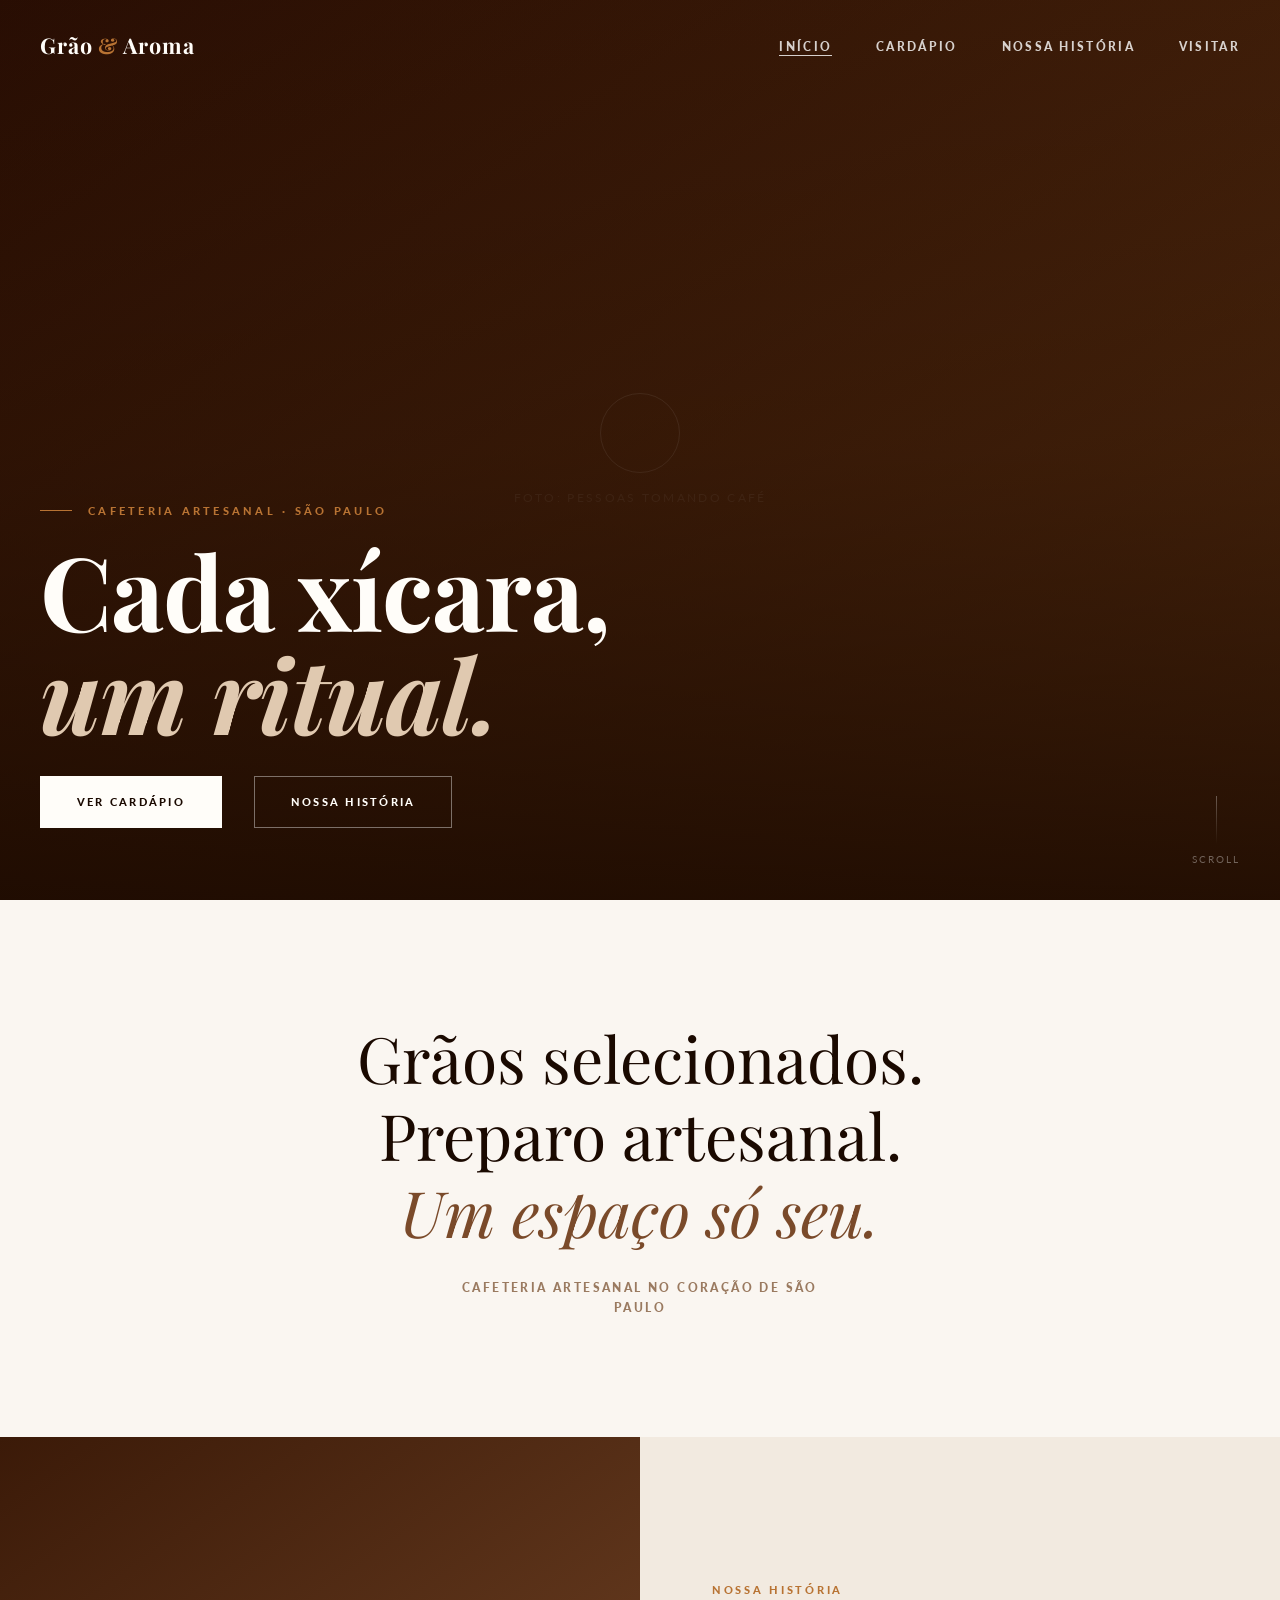
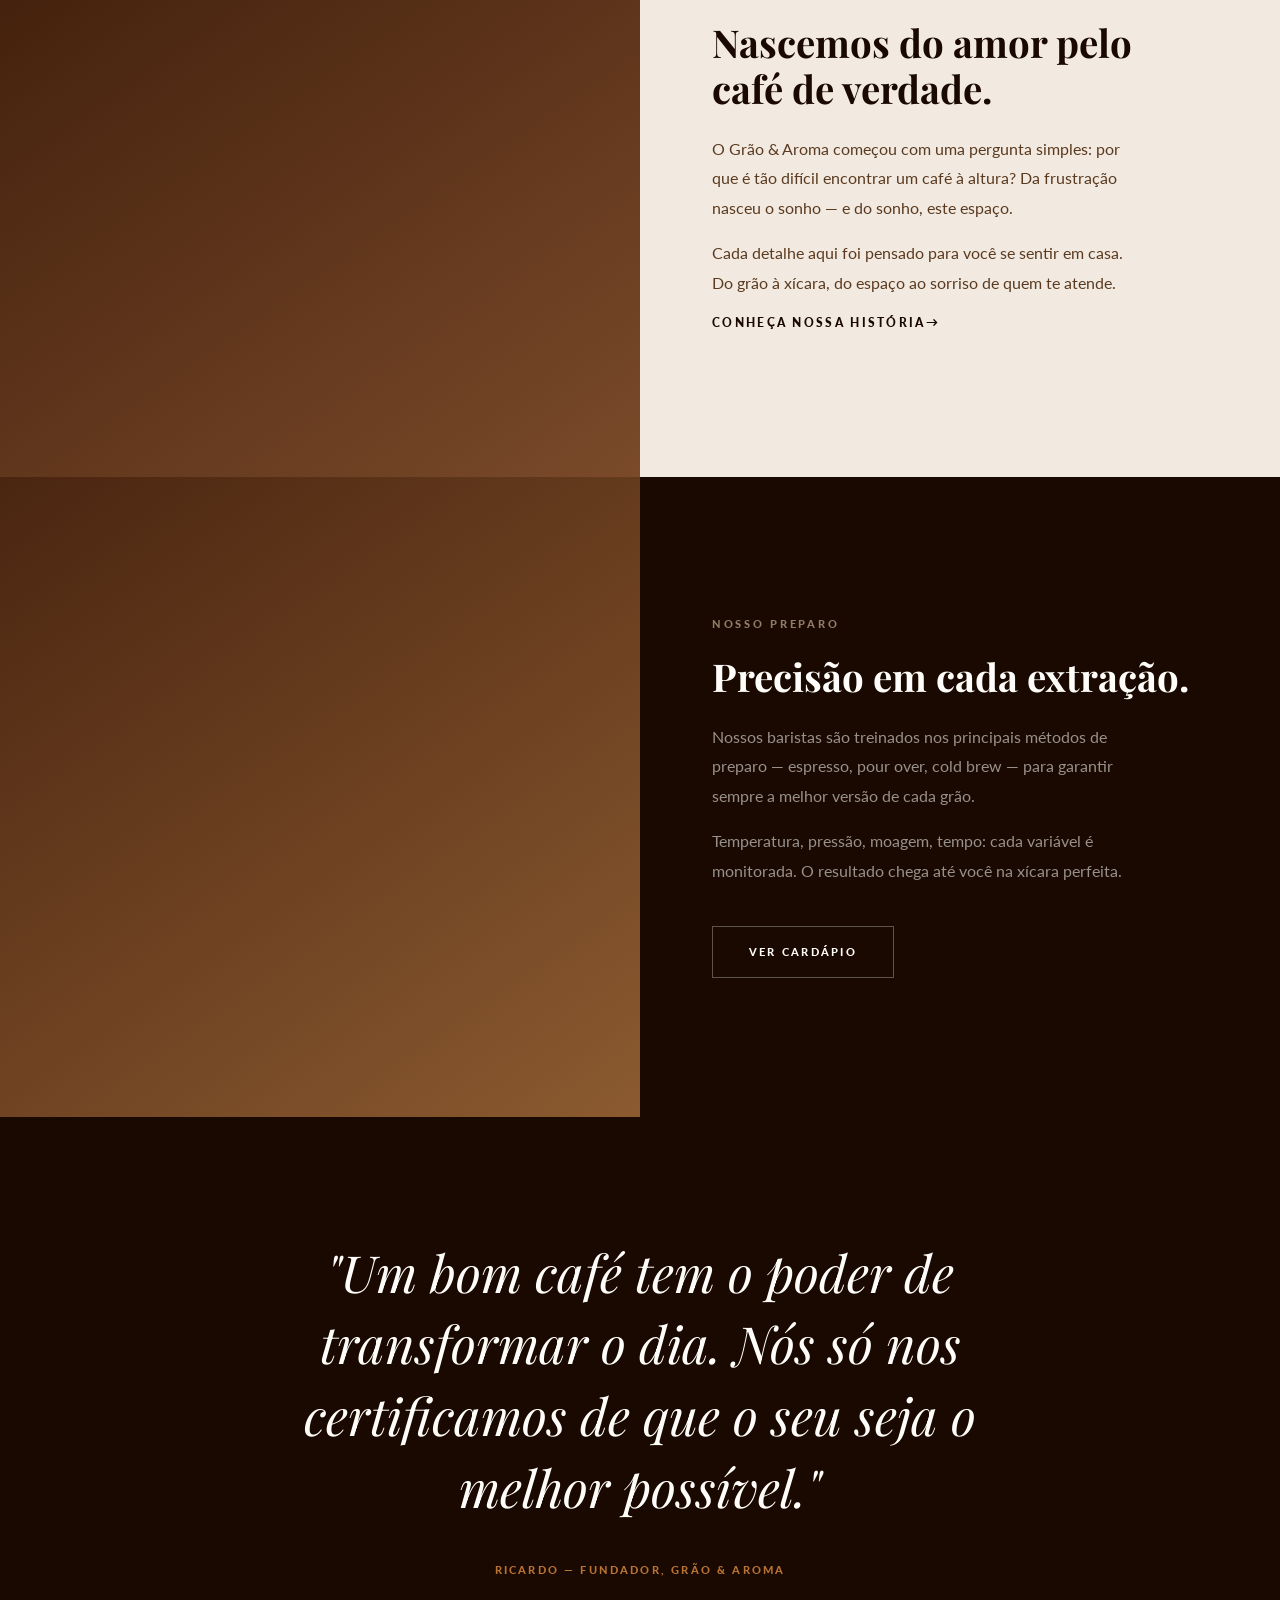
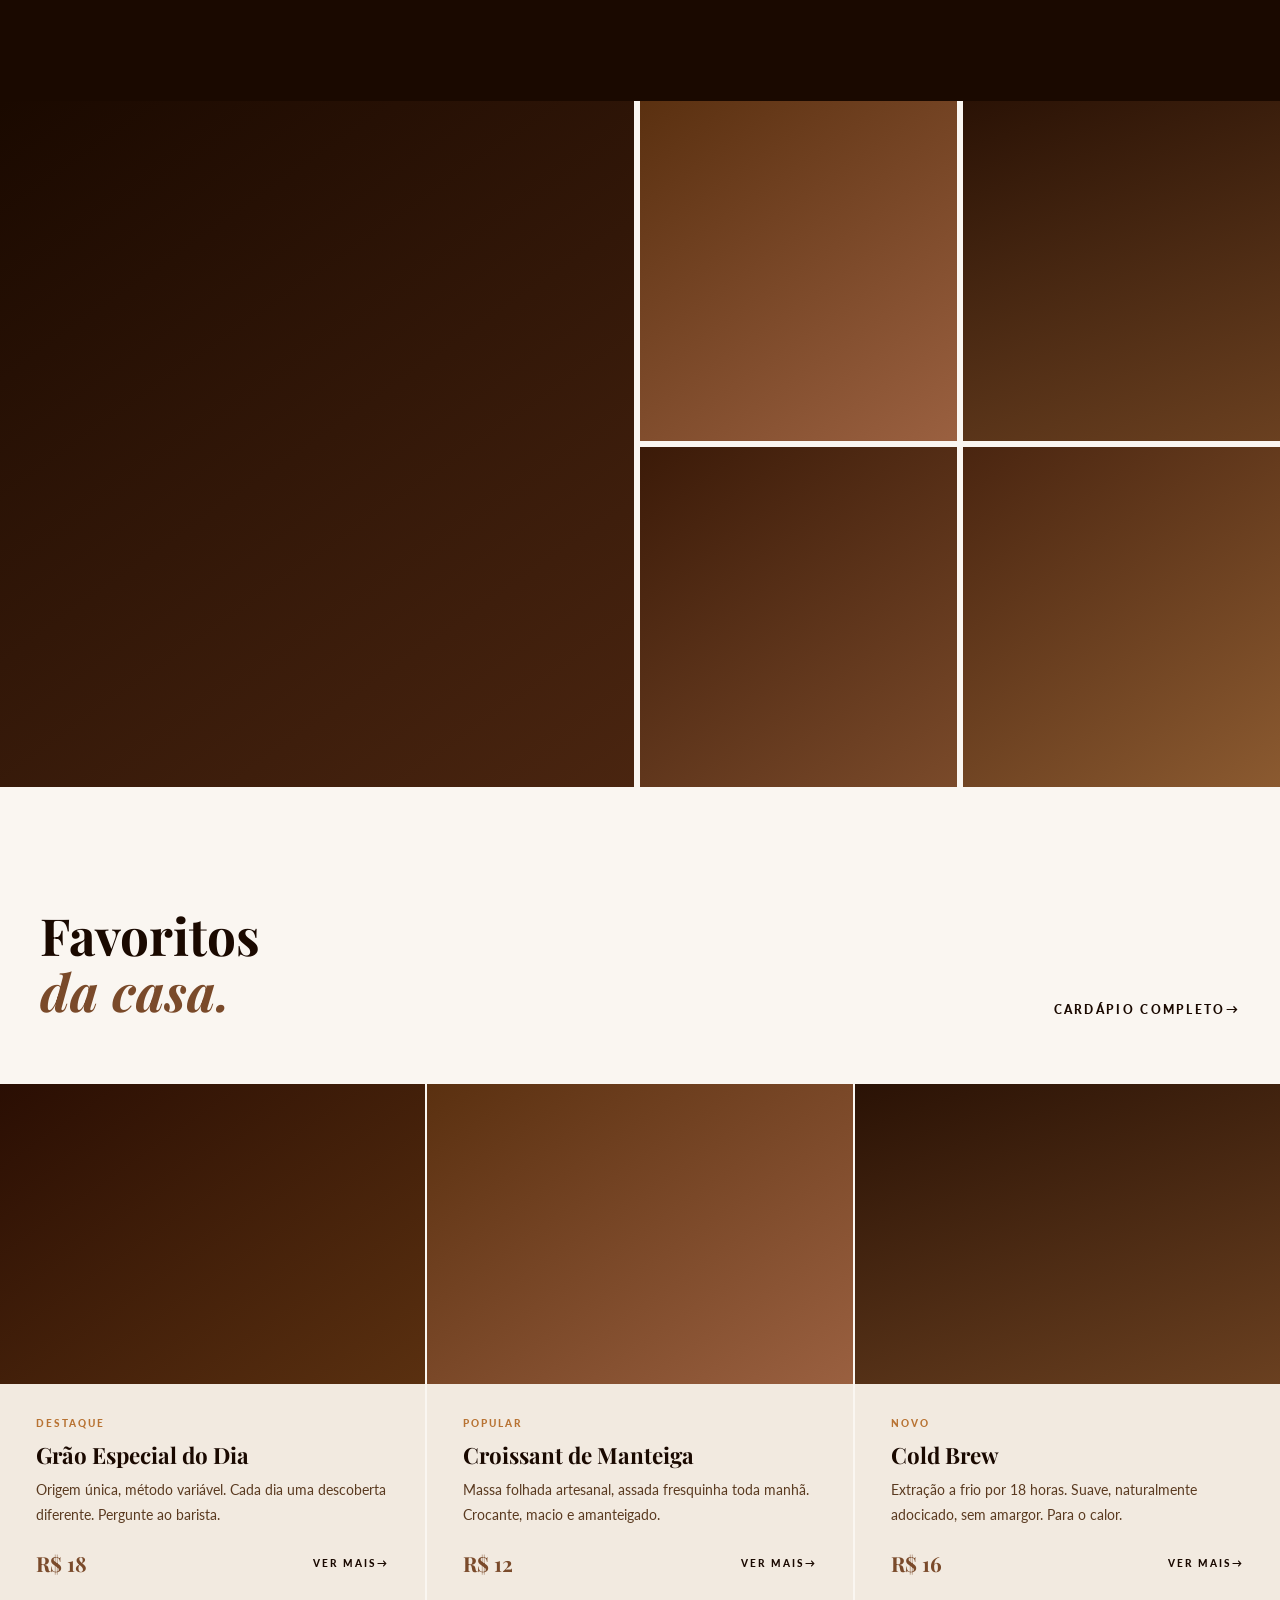
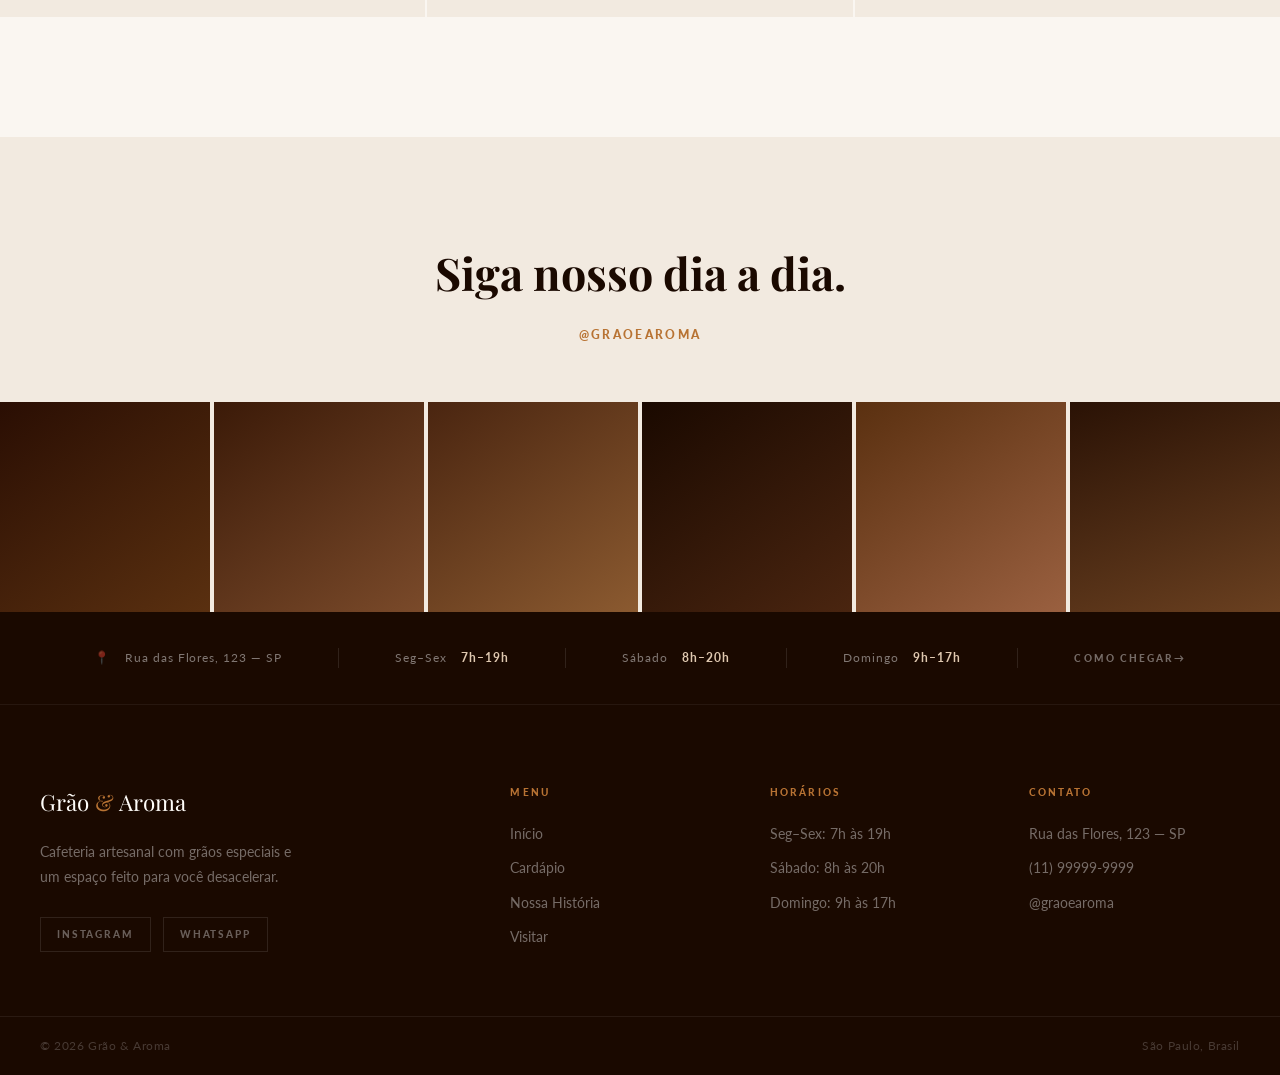
<file: index.html>
<!DOCTYPE html>
<html lang="pt-BR">
<head>
  <meta charset="UTF-8" />
  <meta name="viewport" content="width=device-width, initial-scale=1.0" />
  <title>Grão & Aroma — Cafeteria Artesanal</title>
  <meta name="description" content="Cafeteria artesanal com grãos especiais, preparo cuidadoso e um espaço feito para você desacelerar." />
  <link rel="stylesheet" href="style.css" />
  <link rel="preconnect" href="https://fonts.googleapis.com" />
  <link rel="preconnect" href="https://fonts.gstatic.com" crossorigin />
  <link href="https://fonts.googleapis.com/css2?family=Playfair+Display:ital,wght@0,400;0,700;1,400;1,700&family=Lato:wght@300;400;700;900&display=swap" rel="stylesheet" />
</head>
<body>

  <!-- NAV -->
  <nav class="navbar" id="navbar">
    <a href="index.html" class="nav-logo">Grão <em>&</em> Aroma</a>
    <button class="hamburger" id="hamburger" aria-label="Menu">
      <span></span><span></span><span></span>
    </button>
    <ul class="nav-links" id="navLinks">
      <li><a href="index.html" class="active">Início</a></li>
      <li><a href="cardapio.html">Cardápio</a></li>
      <li><a href="sobre.html">Nossa História</a></li>
      <li><a href="contato.html">Visitar</a></li>
    </ul>
  </nav>

  <!-- HERO — substitua .ph-1 por background-image com sua foto -->
  <section class="hero">
    <div class="hero-photo ph-1">
      <div class="hero-photo-art">
        <span>Foto: pessoas tomando café</span>
        <!-- Para colocar sua foto:
             style="background-image: url('fotos/hero.jpg')" -->
      </div>
    </div>
    <div class="hero-overlay"></div>
    <div class="hero-content">
      <div class="hero-eyebrow">Cafeteria Artesanal · São Paulo</div>
      <h1>
        Cada xícara,<br />
        <em>um ritual.</em>
      </h1>
      <div class="hero-actions">
        <a href="cardapio.html" class="btn btn--filled">Ver Cardápio</a>
        <a href="sobre.html" class="btn btn--ghost-white">Nossa História</a>
      </div>
    </div>
    <div class="hero-scroll">
      <div class="hero-scroll-line"></div>
      <span>Scroll</span>
    </div>
  </section>

  <!-- STATEMENT -->
  <section class="statement reveal">
    <h2>
      Grãos selecionados.<br />
      Preparo artesanal.<br />
      <em>Um espaço só seu.</em>
    </h2>
    <p>Cafeteria artesanal no coração de São Paulo</p>
  </section>

  <!-- SPLIT 1: foto de pessoa tomando café + texto história -->
  <section class="split">
    <div class="split-photo">
      <div class="split-photo-inner ph-2">
        <div class="photo-placeholder">
          <span class="photo-placeholder-icon">☕</span>
          <span>Foto: cliente tomando café</span>
        </div>
      </div>
    </div>
    <div class="split-text reveal">
      <span class="eyebrow">Nossa história</span>
      <h2>Nascemos do amor pelo café de verdade.</h2>
      <p>O Grão & Aroma começou com uma pergunta simples: por que é tão difícil encontrar um café à altura? Da frustração nasceu o sonho — e do sonho, este espaço.</p>
      <p>Cada detalhe aqui foi pensado para você se sentir em casa. Do grão à xícara, do espaço ao sorriso de quem te atende.</p>
      <a href="sobre.html" class="btn--link">Conheça nossa história</a>
    </div>
  </section>

  <!-- SPLIT 2: texto + foto de barista -->
  <section class="split reverse">
    <div class="split-text bg-dark reveal">
      <span class="eyebrow eyebrow--light">Nosso preparo</span>
      <h2>Precisão em cada extração.</h2>
      <p>Nossos baristas são treinados nos principais métodos de preparo — espresso, pour over, cold brew — para garantir sempre a melhor versão de cada grão.</p>
      <p>Temperatura, pressão, moagem, tempo: cada variável é monitorada. O resultado chega até você na xícara perfeita.</p>
      <a href="cardapio.html" class="btn btn--outline" style="color: var(--branco); border-color: rgba(255,255,255,0.3);">Ver cardápio</a>
    </div>
    <div class="split-photo">
      <div class="split-photo-inner ph-3">
        <div class="photo-placeholder">
          <span class="photo-placeholder-icon">🎯</span>
          <span>Foto: barista preparando café</span>
        </div>
      </div>
    </div>
  </section>

  <!-- CITAÇÃO -->
  <section class="citacao">
    <blockquote>
      "Um bom café tem o poder de transformar o dia. Nós só nos certificamos de que o seu seja o melhor possível."
    </blockquote>
    <cite>Ricardo — Fundador, Grão & Aroma</cite>
  </section>

  <!-- GALERIA FOTO MOSAICO -->
  <section class="galeria">
    <div class="galeria-grid">
      <div class="galeria-item">
        <div class="galeria-photo ph-4">
          <div class="photo-placeholder">
            <span class="photo-placeholder-icon">🏠</span>
            <span>Foto do espaço</span>
          </div>
        </div>
        <div class="galeria-overlay">
          <span class="galeria-label">O Espaço</span>
        </div>
      </div>
      <div class="galeria-item">
        <div class="galeria-photo ph-5">
          <div class="photo-placeholder">
            <span class="photo-placeholder-icon">☕</span>
            <span>Latte art</span>
          </div>
        </div>
        <div class="galeria-overlay">
          <span class="galeria-label">Latte Art</span>
        </div>
      </div>
      <div class="galeria-item">
        <div class="galeria-photo ph-6">
          <div class="photo-placeholder">
            <span class="photo-placeholder-icon">🥐</span>
            <span>Padaria artesanal</span>
          </div>
        </div>
        <div class="galeria-overlay">
          <span class="galeria-label">Padaria Artesanal</span>
        </div>
      </div>
      <div class="galeria-item">
        <div class="galeria-photo ph-2">
          <div class="photo-placeholder">
            <span class="photo-placeholder-icon">👥</span>
            <span>Pessoas no café</span>
          </div>
        </div>
        <div class="galeria-overlay">
          <span class="galeria-label">Nossa Comunidade</span>
        </div>
      </div>
      <div class="galeria-item">
        <div class="galeria-photo ph-3">
          <div class="photo-placeholder">
            <span class="photo-placeholder-icon">🌿</span>
            <span>Detalhes</span>
          </div>
        </div>
        <div class="galeria-overlay">
          <span class="galeria-label">Os Detalhes</span>
        </div>
      </div>
    </div>
  </section>

  <!-- DESTAQUES DO CARDÁPIO -->
  <section class="destaques">
    <div class="destaques-header reveal">
      <h2>Favoritos<br /><em style="font-style:italic; color:var(--canela);">da casa.</em></h2>
      <a href="cardapio.html" class="btn--link">Cardápio completo</a>
    </div>
    <div class="destaques-grid">
      <div class="item-card reveal d1">
        <div class="item-foto">
          <div class="item-foto-inner ph-1">
            <div class="photo-placeholder">
              <span class="photo-placeholder-icon">☕</span>
              <span>Foto do produto</span>
            </div>
          </div>
        </div>
        <div class="item-body">
          <span class="item-tag">Destaque</span>
          <h3>Grão Especial do Dia</h3>
          <p>Origem única, método variável. Cada dia uma descoberta diferente. Pergunte ao barista.</p>
          <div class="item-footer">
            <span class="item-preco">R$ 18</span>
            <a href="cardapio.html" class="btn--link" style="font-size:0.62rem;">Ver mais</a>
          </div>
        </div>
      </div>
      <div class="item-card reveal d2">
        <div class="item-foto">
          <div class="item-foto-inner ph-5">
            <div class="photo-placeholder">
              <span class="photo-placeholder-icon">🥐</span>
              <span>Foto do produto</span>
            </div>
          </div>
        </div>
        <div class="item-body">
          <span class="item-tag">Popular</span>
          <h3>Croissant de Manteiga</h3>
          <p>Massa folhada artesanal, assada fresquinha toda manhã. Crocante, macio e amanteigado.</p>
          <div class="item-footer">
            <span class="item-preco">R$ 12</span>
            <a href="cardapio.html" class="btn--link" style="font-size:0.62rem;">Ver mais</a>
          </div>
        </div>
      </div>
      <div class="item-card reveal d3">
        <div class="item-foto">
          <div class="item-foto-inner ph-6">
            <div class="photo-placeholder">
              <span class="photo-placeholder-icon">🧊</span>
              <span>Foto do produto</span>
            </div>
          </div>
        </div>
        <div class="item-body">
          <span class="item-tag">Novo</span>
          <h3>Cold Brew</h3>
          <p>Extração a frio por 18 horas. Suave, naturalmente adocicado, sem amargor. Para o calor.</p>
          <div class="item-footer">
            <span class="item-preco">R$ 16</span>
            <a href="cardapio.html" class="btn--link" style="font-size:0.62rem;">Ver mais</a>
          </div>
        </div>
      </div>
    </div>
  </section>

  <!-- INSTAGRAM STRIP -->
  <section class="instagram">
    <div class="instagram-header reveal">
      <h2>Siga nosso dia a dia.</h2>
      <a href="https://instagram.com/graoearoma" target="_blank" rel="noopener" class="instagram-handle">@graoearoma</a>
    </div>
    <div class="instagram-grid">
      <div class="insta-foto">
        <div class="insta-inner ph-1"><div class="photo-placeholder"><span style="font-size:32px;opacity:0.15">📸</span></div></div>
        <div class="insta-overlay">📸</div>
      </div>
      <div class="insta-foto">
        <div class="insta-inner ph-2"><div class="photo-placeholder"><span style="font-size:32px;opacity:0.15">📸</span></div></div>
        <div class="insta-overlay">📸</div>
      </div>
      <div class="insta-foto">
        <div class="insta-inner ph-3"><div class="photo-placeholder"><span style="font-size:32px;opacity:0.15">📸</span></div></div>
        <div class="insta-overlay">📸</div>
      </div>
      <div class="insta-foto">
        <div class="insta-inner ph-4"><div class="photo-placeholder"><span style="font-size:32px;opacity:0.15">📸</span></div></div>
        <div class="insta-overlay">📸</div>
      </div>
      <div class="insta-foto">
        <div class="insta-inner ph-5"><div class="photo-placeholder"><span style="font-size:32px;opacity:0.15">📸</span></div></div>
        <div class="insta-overlay">📸</div>
      </div>
      <div class="insta-foto">
        <div class="insta-inner ph-6"><div class="photo-placeholder"><span style="font-size:32px;opacity:0.15">📸</span></div></div>
        <div class="insta-overlay">📸</div>
      </div>
    </div>
  </section>

  <!-- HORÁRIOS -->
  <div class="horarios-bar">
    <div class="horarios-inner">
      <div class="horario-item">📍 <span>Rua das Flores, 123 — SP</span></div>
      <div class="h-sep"></div>
      <div class="horario-item">Seg–Sex <strong>7h–19h</strong></div>
      <div class="h-sep"></div>
      <div class="horario-item">Sábado <strong>8h–20h</strong></div>
      <div class="h-sep"></div>
      <div class="horario-item">Domingo <strong>9h–17h</strong></div>
      <div class="h-sep"></div>
      <a href="contato.html" class="btn--link" style="color:rgba(255,255,255,0.4); font-size:0.65rem;">Como chegar</a>
    </div>
  </div>

  <!-- FOOTER -->
  <footer class="footer">
    <div class="footer-grid">
      <div>
        <span class="footer-logo">Grão <em>&</em> Aroma</span>
        <p class="footer-desc">Cafeteria artesanal com grãos especiais e um espaço feito para você desacelerar.</p>
        <div class="footer-social">
          <a href="https://instagram.com/graoearoma" target="_blank" rel="noopener" class="social-link">Instagram</a>
          <a href="https://wa.me/5511999999999" target="_blank" rel="noopener" class="social-link">WhatsApp</a>
        </div>
      </div>
      <div class="footer-col">
        <h5>Menu</h5>
        <ul>
          <li><a href="index.html">Início</a></li>
          <li><a href="cardapio.html">Cardápio</a></li>
          <li><a href="sobre.html">Nossa História</a></li>
          <li><a href="contato.html">Visitar</a></li>
        </ul>
      </div>
      <div class="footer-col">
        <h5>Horários</h5>
        <ul>
          <li>Seg–Sex: 7h às 19h</li>
          <li>Sábado: 8h às 20h</li>
          <li>Domingo: 9h às 17h</li>
        </ul>
      </div>
      <div class="footer-col">
        <h5>Contato</h5>
        <ul>
          <li>Rua das Flores, 123 — SP</li>
          <li><a href="https://wa.me/5511999999999">(11) 99999-9999</a></li>
          <li><a href="https://instagram.com/graoearoma">@graoearoma</a></li>
        </ul>
      </div>
    </div>
    <div class="footer-bottom">
      <span>© 2026 Grão & Aroma</span>
      <span>São Paulo, Brasil</span>
    </div>
  </footer>

  <script src="script.js"></script>
</body>
</html>
</file>
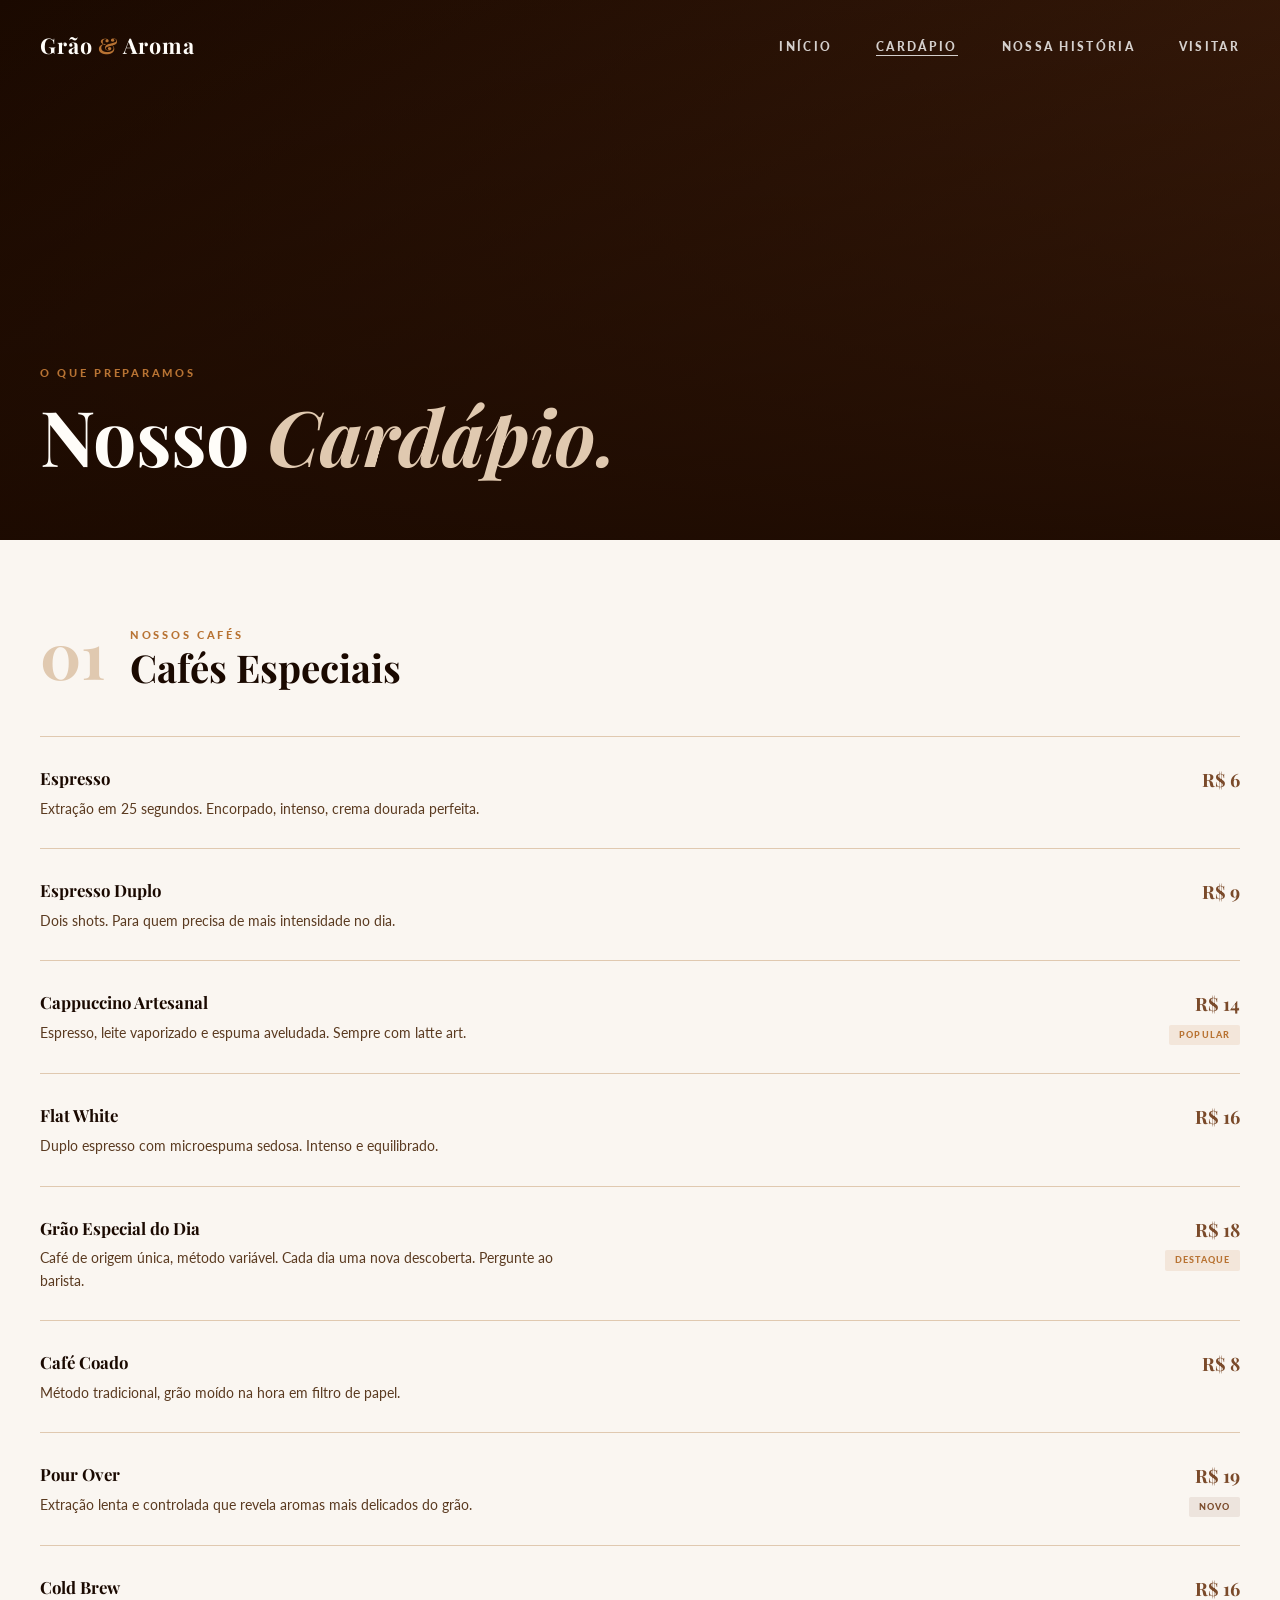
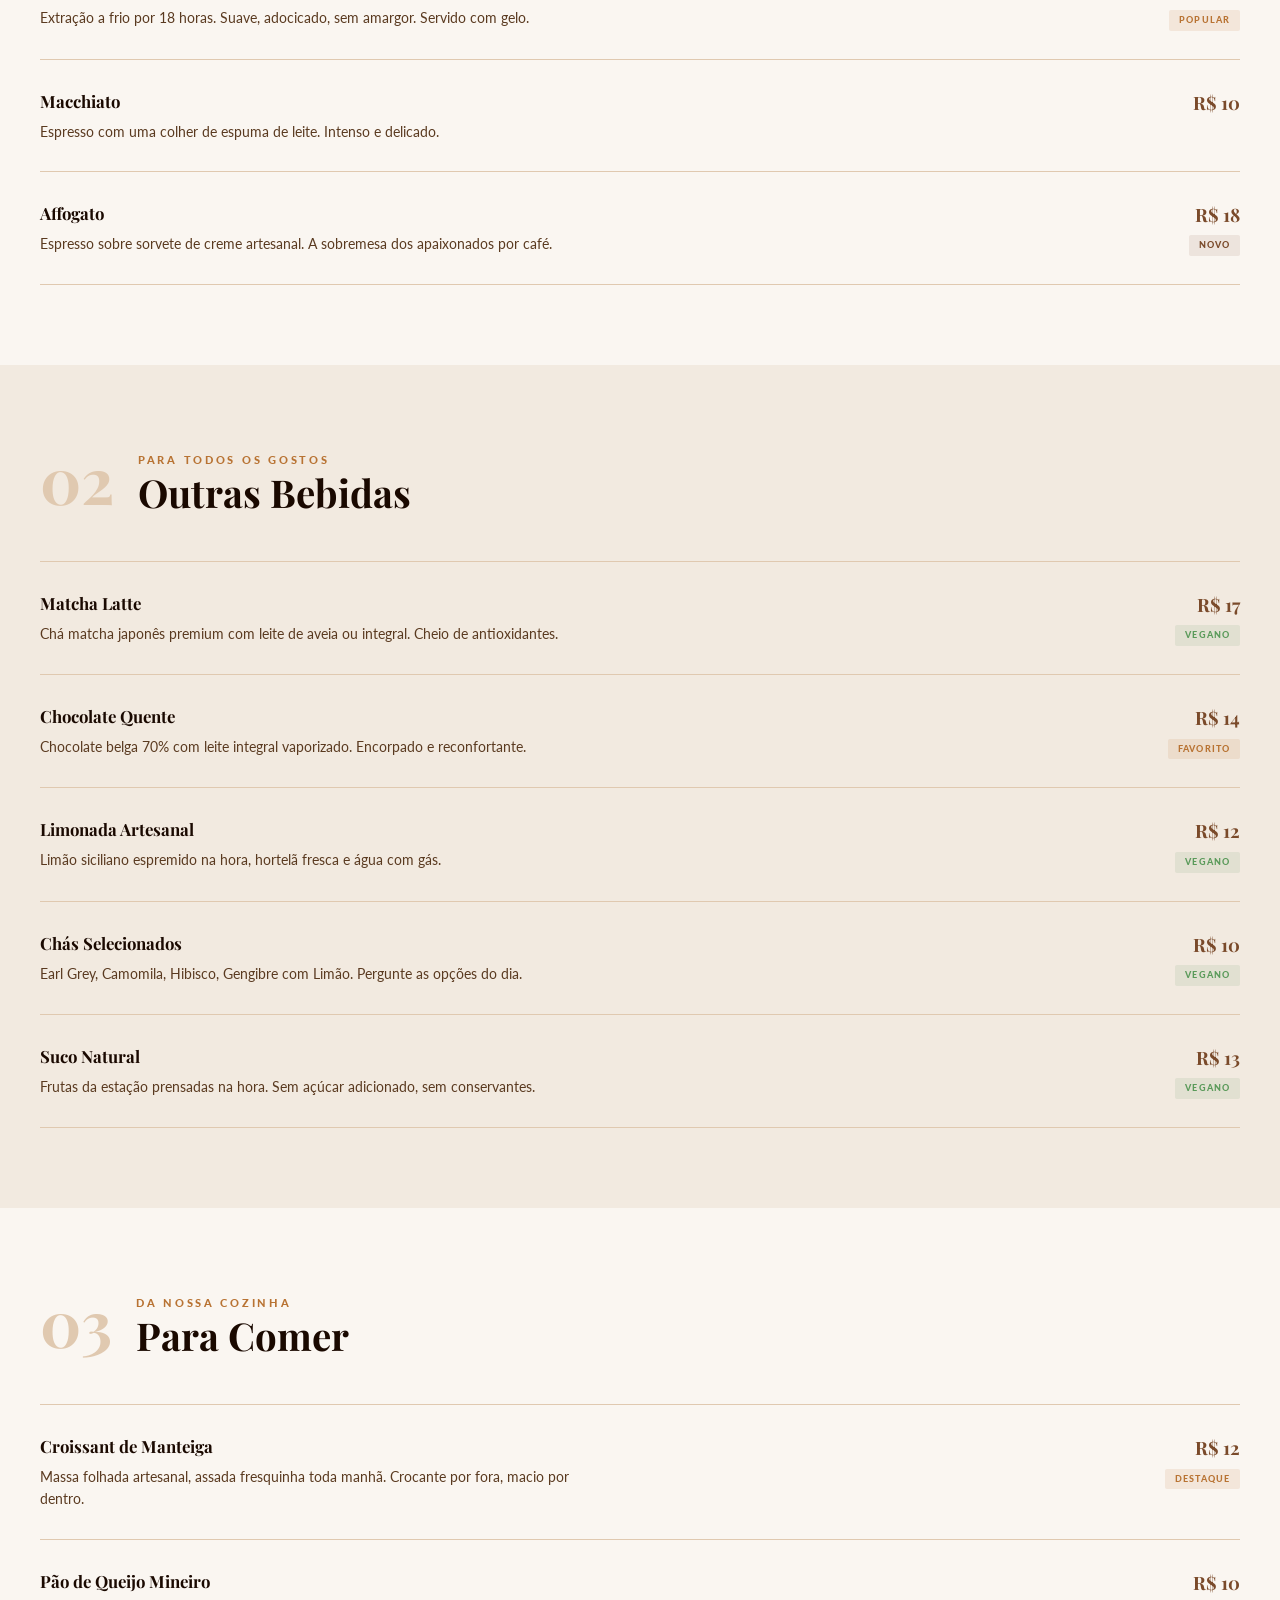
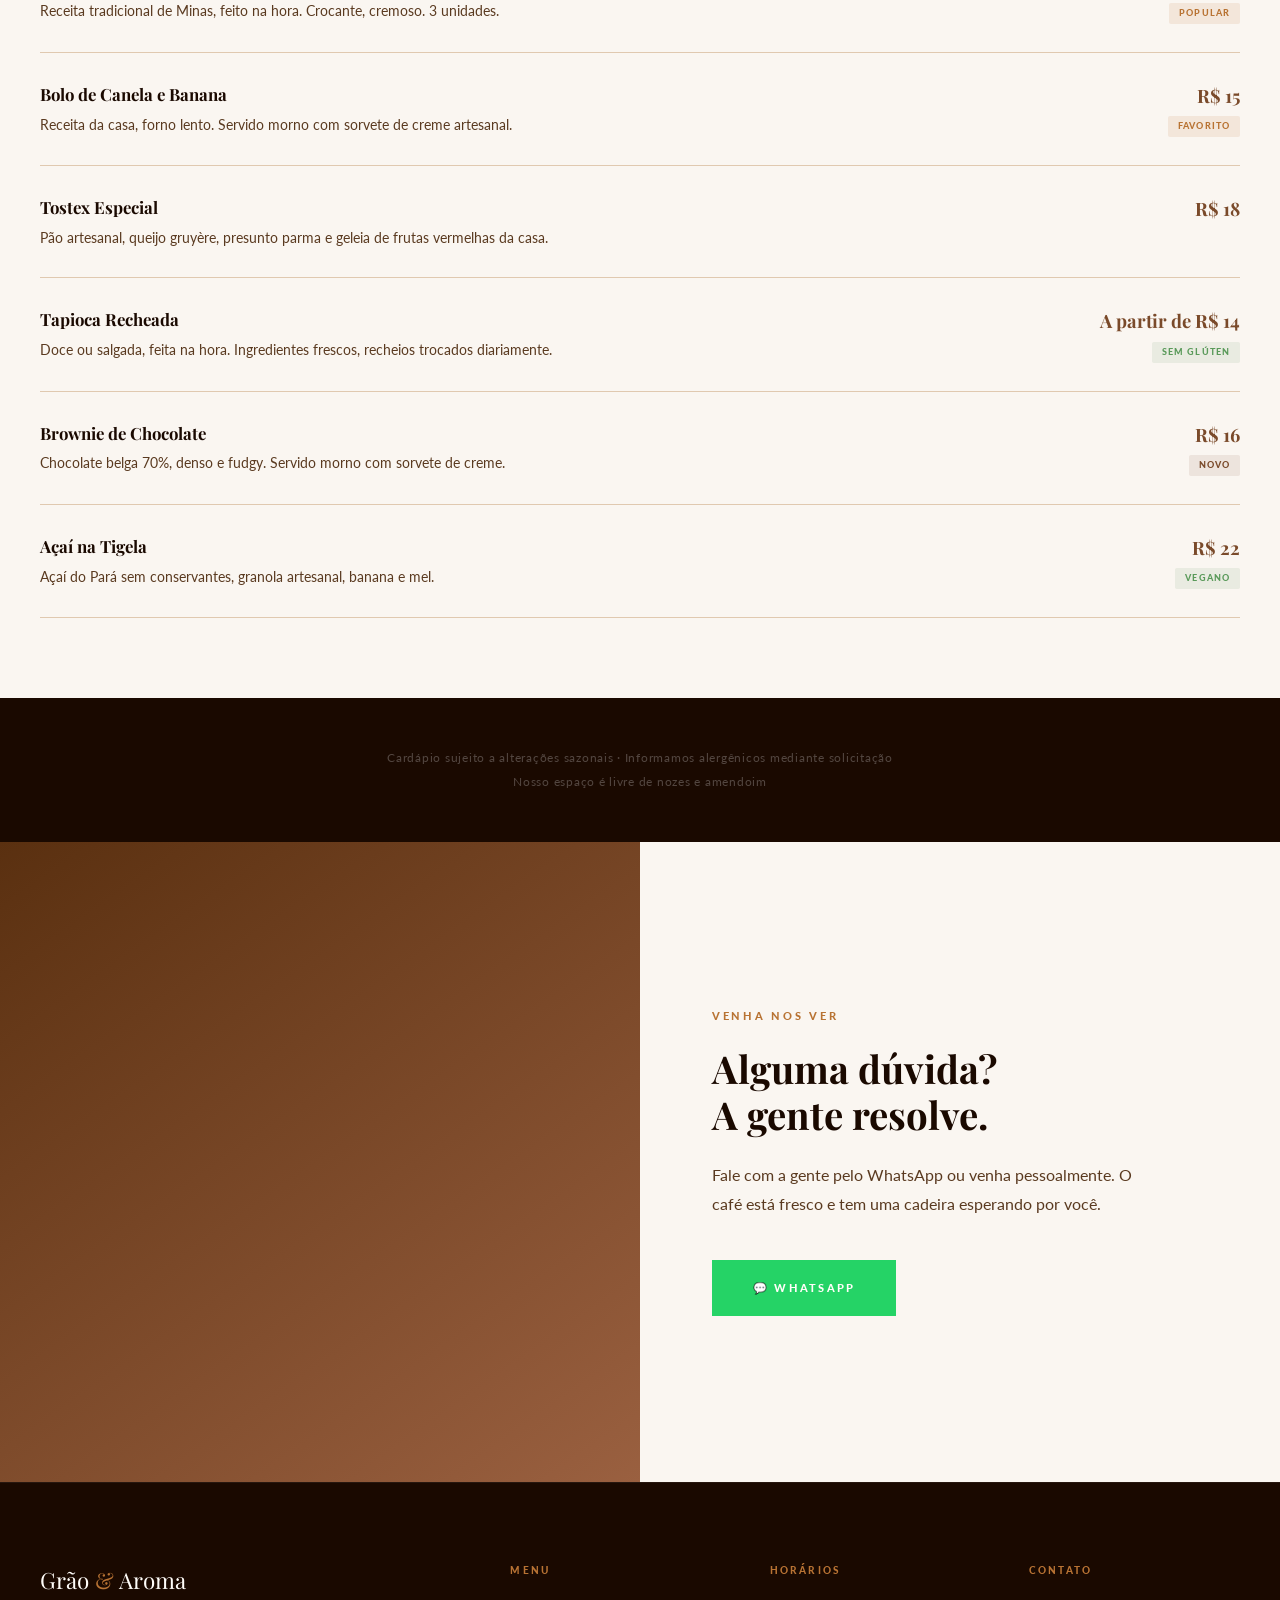
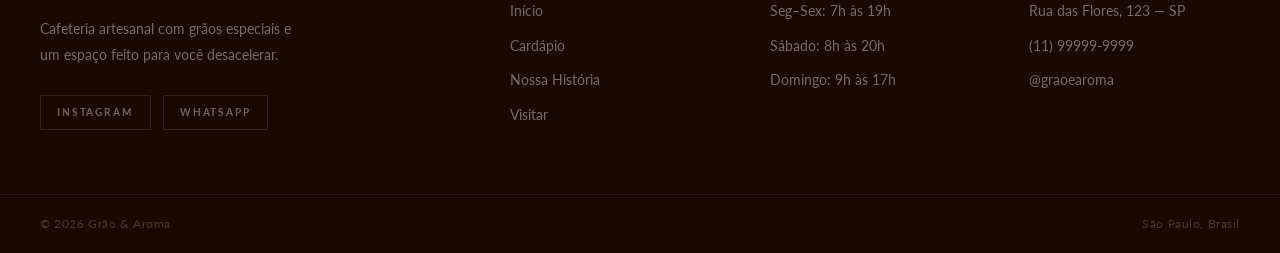
<file: cardapio.html>
<!DOCTYPE html>
<html lang="pt-BR">
<head>
  <meta charset="UTF-8" />
  <meta name="viewport" content="width=device-width, initial-scale=1.0" />
  <title>Cardápio — Grão & Aroma</title>
  <link rel="stylesheet" href="style.css" />
  <link rel="preconnect" href="https://fonts.googleapis.com" />
  <link rel="preconnect" href="https://fonts.gstatic.com" crossorigin />
  <link href="https://fonts.googleapis.com/css2?family=Playfair+Display:ital,wght@0,400;0,700;1,400;1,700&family=Lato:wght@300;400;700;900&display=swap" rel="stylesheet" />
</head>
<body>

  <nav class="navbar scrolled" id="navbar">
    <a href="index.html" class="nav-logo">Grão <em>&</em> Aroma</a>
    <button class="hamburger" id="hamburger" aria-label="Menu">
      <span></span><span></span><span></span>
    </button>
    <ul class="nav-links" id="navLinks">
      <li><a href="index.html">Início</a></li>
      <li><a href="cardapio.html" class="active">Cardápio</a></li>
      <li><a href="sobre.html">Nossa História</a></li>
      <li><a href="contato.html">Visitar</a></li>
    </ul>
  </nav>

  <section class="page-hero">
    <div class="page-hero-photo ph-4">
      <div class="photo-placeholder">
        <span class="photo-placeholder-icon">☕</span>
        <span>Foto: mesa com cafés</span>
      </div>
    </div>
    <div class="page-hero-overlay"></div>
    <div class="page-hero-content">
      <div class="eyebrow">O que preparamos</div>
      <h1>Nosso <em>Cardápio.</em></h1>
    </div>
  </section>

  <!-- CAFÉS -->
  <section class="cardapio-section">
    <div class="cat-titulo reveal">
      <span class="cat-num">01</span>
      <div class="cat-titulo-txt">
        <span class="eyebrow">Nossos cafés</span>
        <h2>Cafés Especiais</h2>
      </div>
    </div>
    <div class="menu-list">
      <div class="menu-row reveal">
        <div class="menu-row-info">
          <h3>Espresso</h3>
          <p>Extração em 25 segundos. Encorpado, intenso, crema dourada perfeita.</p>
        </div>
        <div class="menu-row-right"><span class="preco">R$ 6</span></div>
      </div>
      <div class="menu-row reveal">
        <div class="menu-row-info">
          <h3>Espresso Duplo</h3>
          <p>Dois shots. Para quem precisa de mais intensidade no dia.</p>
        </div>
        <div class="menu-row-right"><span class="preco">R$ 9</span></div>
      </div>
      <div class="menu-row reveal">
        <div class="menu-row-info">
          <h3>Cappuccino Artesanal</h3>
          <p>Espresso, leite vaporizado e espuma aveludada. Sempre com latte art.</p>
        </div>
        <div class="menu-row-right">
          <span class="preco">R$ 14</span>
          <span class="item-pill pill-popular">Popular</span>
        </div>
      </div>
      <div class="menu-row reveal">
        <div class="menu-row-info">
          <h3>Flat White</h3>
          <p>Duplo espresso com microespuma sedosa. Intenso e equilibrado.</p>
        </div>
        <div class="menu-row-right"><span class="preco">R$ 16</span></div>
      </div>
      <div class="menu-row reveal">
        <div class="menu-row-info">
          <h3>Grão Especial do Dia</h3>
          <p>Café de origem única, método variável. Cada dia uma nova descoberta. Pergunte ao barista.</p>
        </div>
        <div class="menu-row-right">
          <span class="preco">R$ 18</span>
          <span class="item-pill pill-popular">Destaque</span>
        </div>
      </div>
      <div class="menu-row reveal">
        <div class="menu-row-info">
          <h3>Café Coado</h3>
          <p>Método tradicional, grão moído na hora em filtro de papel.</p>
        </div>
        <div class="menu-row-right"><span class="preco">R$ 8</span></div>
      </div>
      <div class="menu-row reveal">
        <div class="menu-row-info">
          <h3>Pour Over</h3>
          <p>Extração lenta e controlada que revela aromas mais delicados do grão.</p>
        </div>
        <div class="menu-row-right">
          <span class="preco">R$ 19</span>
          <span class="item-pill pill-novo">Novo</span>
        </div>
      </div>
      <div class="menu-row reveal">
        <div class="menu-row-info">
          <h3>Cold Brew</h3>
          <p>Extração a frio por 18 horas. Suave, adocicado, sem amargor. Servido com gelo.</p>
        </div>
        <div class="menu-row-right">
          <span class="preco">R$ 16</span>
          <span class="item-pill pill-popular">Popular</span>
        </div>
      </div>
      <div class="menu-row reveal">
        <div class="menu-row-info">
          <h3>Macchiato</h3>
          <p>Espresso com uma colher de espuma de leite. Intenso e delicado.</p>
        </div>
        <div class="menu-row-right"><span class="preco">R$ 10</span></div>
      </div>
      <div class="menu-row reveal">
        <div class="menu-row-info">
          <h3>Affogato</h3>
          <p>Espresso sobre sorvete de creme artesanal. A sobremesa dos apaixonados por café.</p>
        </div>
        <div class="menu-row-right">
          <span class="preco">R$ 18</span>
          <span class="item-pill pill-novo">Novo</span>
        </div>
      </div>
    </div>
  </section>

  <!-- BEBIDAS -->
  <section class="cardapio-section">
    <div class="cat-titulo reveal">
      <span class="cat-num">02</span>
      <div class="cat-titulo-txt">
        <span class="eyebrow">Para todos os gostos</span>
        <h2>Outras Bebidas</h2>
      </div>
    </div>
    <div class="menu-list">
      <div class="menu-row reveal">
        <div class="menu-row-info">
          <h3>Matcha Latte</h3>
          <p>Chá matcha japonês premium com leite de aveia ou integral. Cheio de antioxidantes.</p>
        </div>
        <div class="menu-row-right">
          <span class="preco">R$ 17</span>
          <span class="item-pill pill-vegano">Vegano</span>
        </div>
      </div>
      <div class="menu-row reveal">
        <div class="menu-row-info">
          <h3>Chocolate Quente</h3>
          <p>Chocolate belga 70% com leite integral vaporizado. Encorpado e reconfortante.</p>
        </div>
        <div class="menu-row-right">
          <span class="preco">R$ 14</span>
          <span class="item-pill pill-popular">Favorito</span>
        </div>
      </div>
      <div class="menu-row reveal">
        <div class="menu-row-info">
          <h3>Limonada Artesanal</h3>
          <p>Limão siciliano espremido na hora, hortelã fresca e água com gás.</p>
        </div>
        <div class="menu-row-right">
          <span class="preco">R$ 12</span>
          <span class="item-pill pill-vegano">Vegano</span>
        </div>
      </div>
      <div class="menu-row reveal">
        <div class="menu-row-info">
          <h3>Chás Selecionados</h3>
          <p>Earl Grey, Camomila, Hibisco, Gengibre com Limão. Pergunte as opções do dia.</p>
        </div>
        <div class="menu-row-right">
          <span class="preco">R$ 10</span>
          <span class="item-pill pill-vegano">Vegano</span>
        </div>
      </div>
      <div class="menu-row reveal">
        <div class="menu-row-info">
          <h3>Suco Natural</h3>
          <p>Frutas da estação prensadas na hora. Sem açúcar adicionado, sem conservantes.</p>
        </div>
        <div class="menu-row-right">
          <span class="preco">R$ 13</span>
          <span class="item-pill pill-vegano">Vegano</span>
        </div>
      </div>
    </div>
  </section>

  <!-- COMIDAS -->
  <section class="cardapio-section">
    <div class="cat-titulo reveal">
      <span class="cat-num">03</span>
      <div class="cat-titulo-txt">
        <span class="eyebrow">Da nossa cozinha</span>
        <h2>Para Comer</h2>
      </div>
    </div>
    <div class="menu-list">
      <div class="menu-row reveal">
        <div class="menu-row-info">
          <h3>Croissant de Manteiga</h3>
          <p>Massa folhada artesanal, assada fresquinha toda manhã. Crocante por fora, macio por dentro.</p>
        </div>
        <div class="menu-row-right">
          <span class="preco">R$ 12</span>
          <span class="item-pill pill-popular">Destaque</span>
        </div>
      </div>
      <div class="menu-row reveal">
        <div class="menu-row-info">
          <h3>Pão de Queijo Mineiro</h3>
          <p>Receita tradicional de Minas, feito na hora. Crocante, cremoso. 3 unidades.</p>
        </div>
        <div class="menu-row-right">
          <span class="preco">R$ 10</span>
          <span class="item-pill pill-popular">Popular</span>
        </div>
      </div>
      <div class="menu-row reveal">
        <div class="menu-row-info">
          <h3>Bolo de Canela e Banana</h3>
          <p>Receita da casa, forno lento. Servido morno com sorvete de creme artesanal.</p>
        </div>
        <div class="menu-row-right">
          <span class="preco">R$ 15</span>
          <span class="item-pill pill-popular">Favorito</span>
        </div>
      </div>
      <div class="menu-row reveal">
        <div class="menu-row-info">
          <h3>Tostex Especial</h3>
          <p>Pão artesanal, queijo gruyère, presunto parma e geleia de frutas vermelhas da casa.</p>
        </div>
        <div class="menu-row-right"><span class="preco">R$ 18</span></div>
      </div>
      <div class="menu-row reveal">
        <div class="menu-row-info">
          <h3>Tapioca Recheada</h3>
          <p>Doce ou salgada, feita na hora. Ingredientes frescos, recheios trocados diariamente.</p>
        </div>
        <div class="menu-row-right">
          <span class="preco">A partir de R$ 14</span>
          <span class="item-pill pill-vegano">Sem glúten</span>
        </div>
      </div>
      <div class="menu-row reveal">
        <div class="menu-row-info">
          <h3>Brownie de Chocolate</h3>
          <p>Chocolate belga 70%, denso e fudgy. Servido morno com sorvete de creme.</p>
        </div>
        <div class="menu-row-right">
          <span class="preco">R$ 16</span>
          <span class="item-pill pill-novo">Novo</span>
        </div>
      </div>
      <div class="menu-row reveal">
        <div class="menu-row-info">
          <h3>Açaí na Tigela</h3>
          <p>Açaí do Pará sem conservantes, granola artesanal, banana e mel.</p>
        </div>
        <div class="menu-row-right">
          <span class="preco">R$ 22</span>
          <span class="item-pill pill-vegano">Vegano</span>
        </div>
      </div>
    </div>
  </section>

  <!-- NOTA -->
  <div style="background: var(--espresso); padding: 48px 40px; text-align: center;">
    <p style="color: rgba(255,255,255,0.25); font-size: 0.78rem; letter-spacing: 0.06em; line-height: 1.9;">
      Cardápio sujeito a alterações sazonais · Informamos alergênicos mediante solicitação<br />
      Nosso espaço é livre de nozes e amendoim
    </p>
  </div>

  <!-- SPLIT: foto + CTA -->
  <section class="split">
    <div class="split-photo">
      <div class="split-photo-inner ph-5">
        <div class="photo-placeholder">
          <span class="photo-placeholder-icon">👥</span>
          <span>Foto: pessoas curtindo o espaço</span>
        </div>
      </div>
    </div>
    <div class="split-text" style="background: var(--bg);">
      <span class="eyebrow">Venha nos ver</span>
      <h2>Alguma dúvida?<br />A gente resolve.</h2>
      <p>Fale com a gente pelo WhatsApp ou venha pessoalmente. O café está fresco e tem uma cadeira esperando por você.</p>
      <a href="https://wa.me/5511999999999?text=Olá!%20Tenho%20uma%20dúvida%20sobre%20o%20cardápio." target="_blank" rel="noopener" class="btn btn--whatsapp" style="margin-top: 24px;">💬 WhatsApp</a>
    </div>
  </section>

  <!-- FOOTER -->
  <footer class="footer">
    <div class="footer-grid">
      <div>
        <span class="footer-logo">Grão <em>&</em> Aroma</span>
        <p class="footer-desc">Cafeteria artesanal com grãos especiais e um espaço feito para você desacelerar.</p>
        <div class="footer-social">
          <a href="https://instagram.com/graoearoma" target="_blank" rel="noopener" class="social-link">Instagram</a>
          <a href="https://wa.me/5511999999999" target="_blank" rel="noopener" class="social-link">WhatsApp</a>
        </div>
      </div>
      <div class="footer-col">
        <h5>Menu</h5>
        <ul>
          <li><a href="index.html">Início</a></li>
          <li><a href="cardapio.html">Cardápio</a></li>
          <li><a href="sobre.html">Nossa História</a></li>
          <li><a href="contato.html">Visitar</a></li>
        </ul>
      </div>
      <div class="footer-col">
        <h5>Horários</h5>
        <ul>
          <li>Seg–Sex: 7h às 19h</li>
          <li>Sábado: 8h às 20h</li>
          <li>Domingo: 9h às 17h</li>
        </ul>
      </div>
      <div class="footer-col">
        <h5>Contato</h5>
        <ul>
          <li>Rua das Flores, 123 — SP</li>
          <li><a href="https://wa.me/5511999999999">(11) 99999-9999</a></li>
          <li><a href="https://instagram.com/graoearoma">@graoearoma</a></li>
        </ul>
      </div>
    </div>
    <div class="footer-bottom">
      <span>© 2026 Grão & Aroma</span>
      <span>São Paulo, Brasil</span>
    </div>
  </footer>

  <script src="script.js"></script>
</body>
</html>
</file>
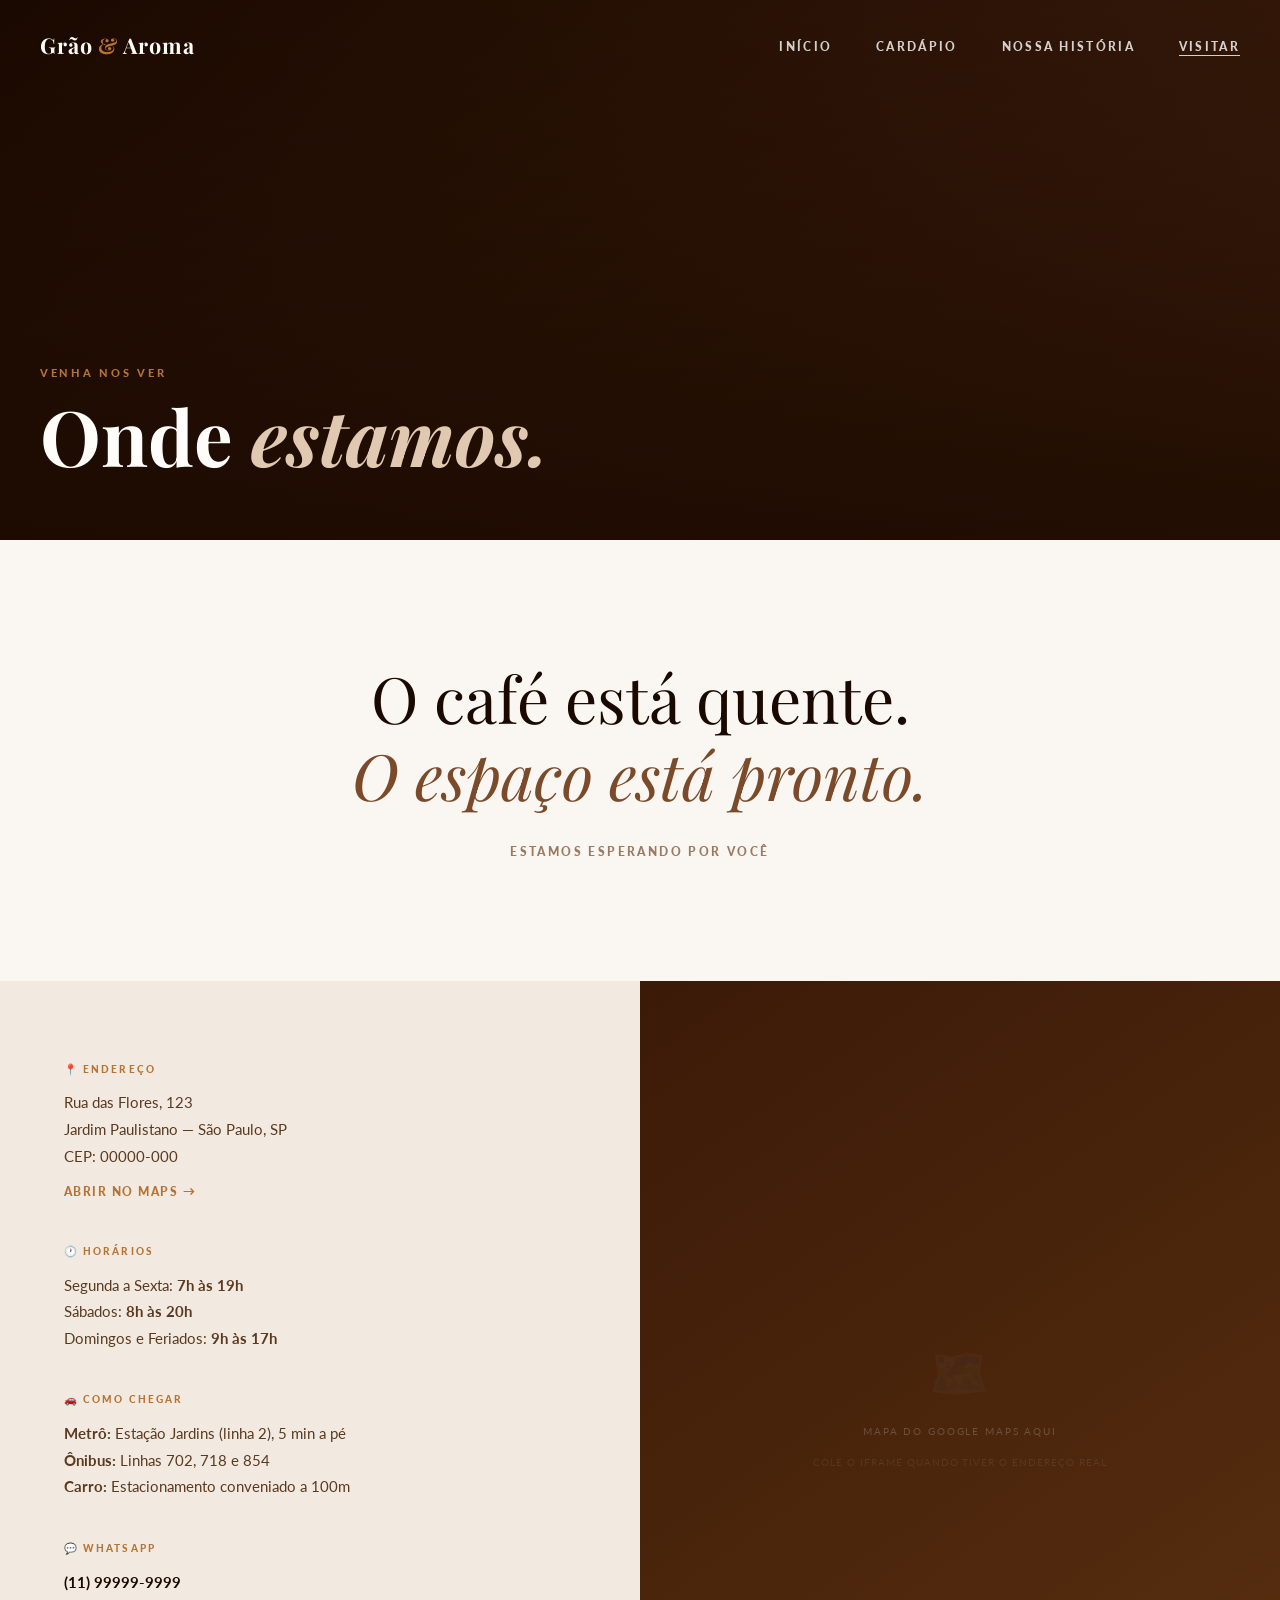
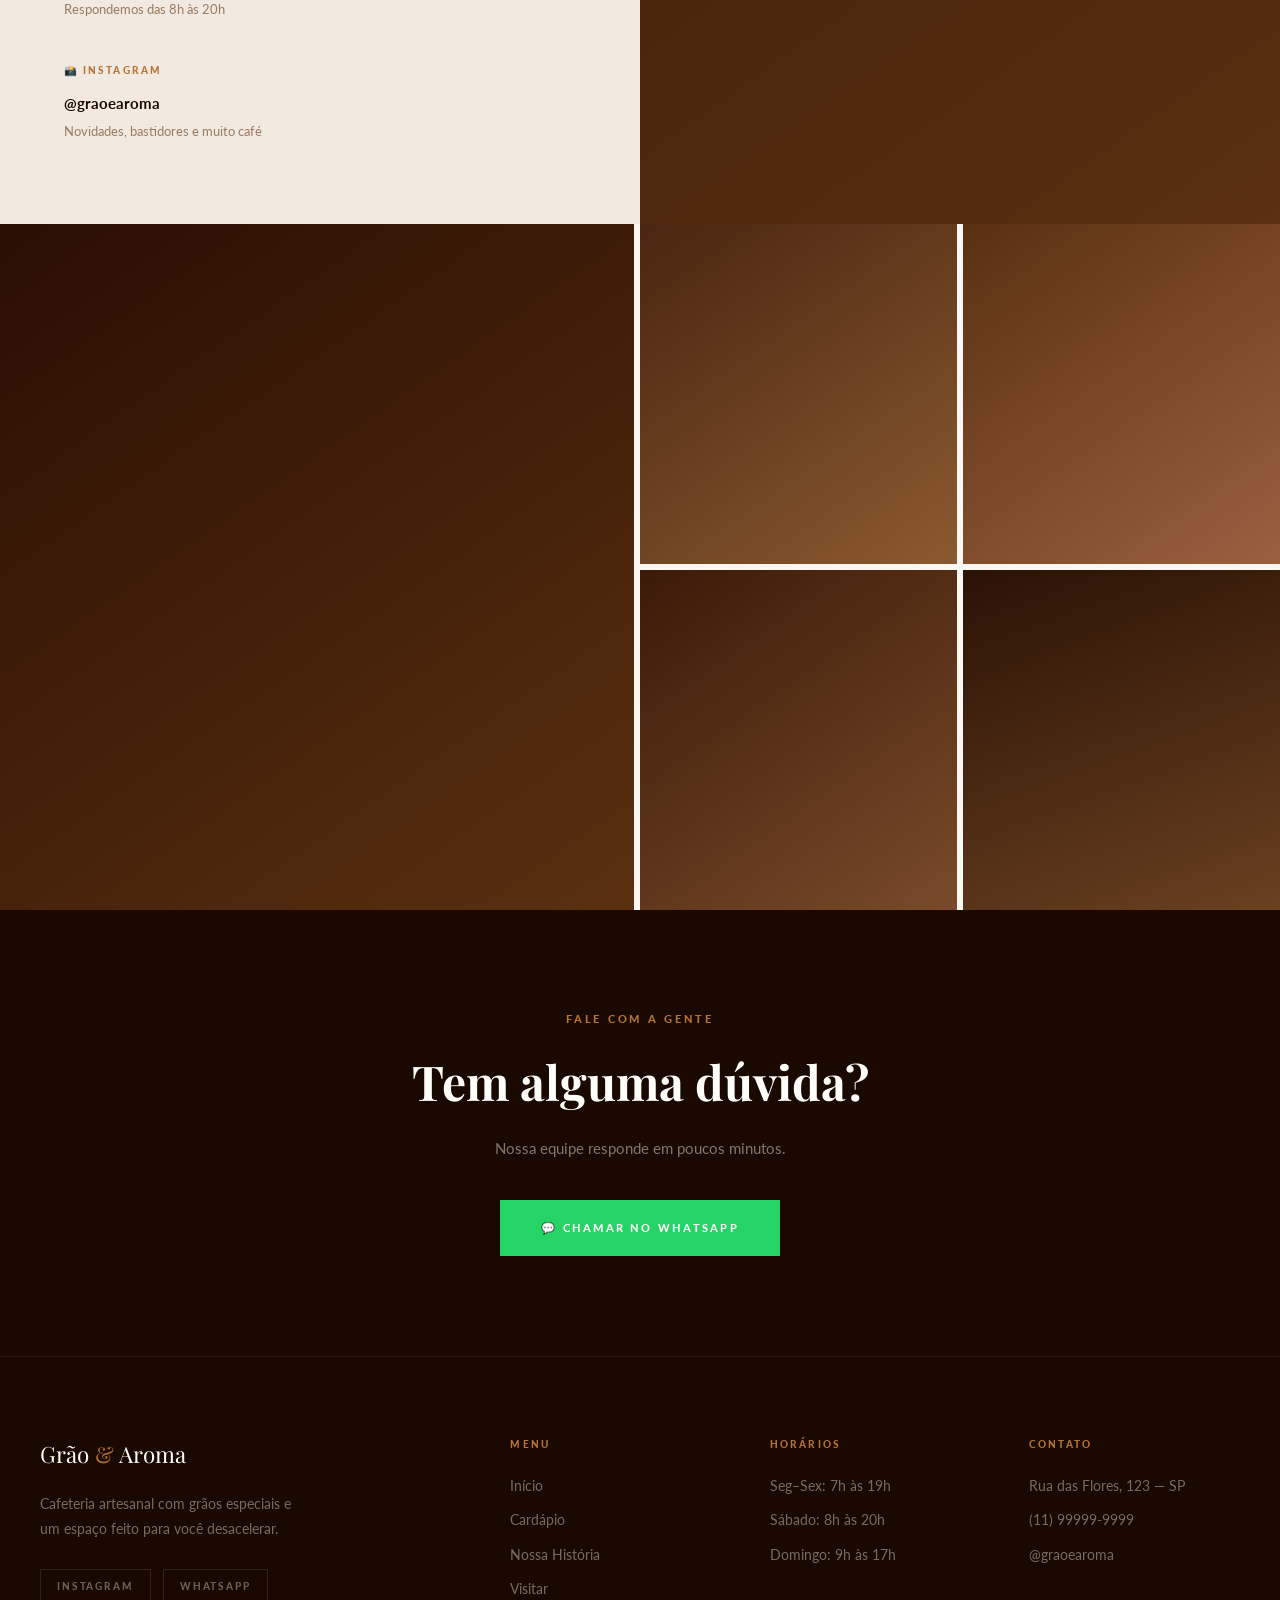
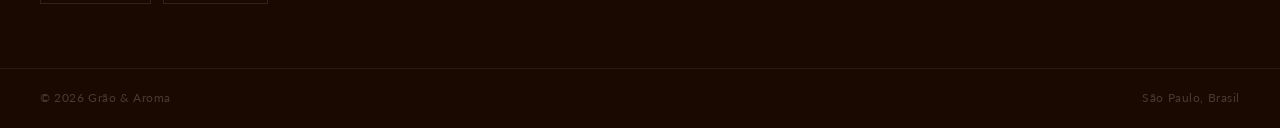
<file: contato.html>
<!DOCTYPE html>
<html lang="pt-BR">
<head>
  <meta charset="UTF-8" />
  <meta name="viewport" content="width=device-width, initial-scale=1.0" />
  <title>Visitar — Grão & Aroma</title>
  <link rel="stylesheet" href="style.css" />
  <link rel="preconnect" href="https://fonts.googleapis.com" />
  <link rel="preconnect" href="https://fonts.gstatic.com" crossorigin />
  <link href="https://fonts.googleapis.com/css2?family=Playfair+Display:ital,wght@0,400;0,700;1,400;1,700&family=Lato:wght@300;400;700;900&display=swap" rel="stylesheet" />
</head>
<body>

  <nav class="navbar scrolled" id="navbar">
    <a href="index.html" class="nav-logo">Grão <em>&</em> Aroma</a>
    <button class="hamburger" id="hamburger" aria-label="Menu">
      <span></span><span></span><span></span>
    </button>
    <ul class="nav-links" id="navLinks">
      <li><a href="index.html">Início</a></li>
      <li><a href="cardapio.html">Cardápio</a></li>
      <li><a href="sobre.html">Nossa História</a></li>
      <li><a href="contato.html" class="active">Visitar</a></li>
    </ul>
  </nav>

  <!-- HERO -->
  <section class="page-hero">
    <div class="page-hero-photo ph-4">
      <div class="photo-placeholder">
        <span class="photo-placeholder-icon">📍</span>
        <span>Foto: fachada da cafeteria</span>
      </div>
    </div>
    <div class="page-hero-overlay"></div>
    <div class="page-hero-content">
      <div class="eyebrow">Venha nos ver</div>
      <h1>Onde <em>estamos.</em></h1>
    </div>
  </section>

  <!-- STATEMENT -->
  <section class="statement reveal">
    <h2>
      O café está quente.<br />
      <em>O espaço está pronto.</em>
    </h2>
    <p>Estamos esperando por você</p>
  </section>

  <!-- LAYOUT CONTATO -->
  <div class="contato-layout">
    <div class="contato-info-col">
      <div class="info-item reveal d1">
        <h4>📍 Endereço</h4>
        <p>
          Rua das Flores, 123<br />
          Jardim Paulistano — São Paulo, SP<br />
          CEP: 00000-000
        </p>
        <a href="https://maps.google.com" target="_blank" rel="noopener" style="display:inline-block; margin-top:12px; font-size:0.78rem; font-weight:900; letter-spacing:0.12em; text-transform:uppercase; color:var(--cobre);">
          Abrir no Maps →
        </a>
      </div>

      <div class="info-item reveal d2">
        <h4>🕐 Horários</h4>
        <p>
          Segunda a Sexta: <strong>7h às 19h</strong><br />
          Sábados: <strong>8h às 20h</strong><br />
          Domingos e Feriados: <strong>9h às 17h</strong>
        </p>
      </div>

      <div class="info-item reveal d3">
        <h4>🚗 Como Chegar</h4>
        <p>
          <strong>Metrô:</strong> Estação Jardins (linha 2), 5 min a pé<br />
          <strong>Ônibus:</strong> Linhas 702, 718 e 854<br />
          <strong>Carro:</strong> Estacionamento conveniado a 100m
        </p>
      </div>

      <div class="info-item reveal d4">
        <h4>💬 WhatsApp</h4>
        <p>
          <a href="https://wa.me/5511999999999">(11) 99999-9999</a><br />
          <span style="font-size:0.82rem; color:var(--suave);">Respondemos das 8h às 20h</span>
        </p>
      </div>

      <div class="info-item reveal d5">
        <h4>📸 Instagram</h4>
        <p>
          <a href="https://instagram.com/graoearoma" target="_blank" rel="noopener">@graoearoma</a><br />
          <span style="font-size:0.82rem; color:var(--suave);">Novidades, bastidores e muito café</span>
        </p>
      </div>
    </div>

    <div class="mapa-col">
      <span class="mapa-icon-big">🗺️</span>
      <span>Mapa do Google Maps aqui</span>
      <span style="font-size:0.6rem; opacity:0.4; margin-top:4px; letter-spacing:0.1em;">Cole o iframe quando tiver o endereço real</span>
    </div>
  </div>

  <!-- GALERIA DO ESPAÇO -->
  <section class="galeria">
    <div class="galeria-grid">
      <div class="galeria-item">
        <div class="galeria-photo ph-1">
          <div class="photo-placeholder"><span class="photo-placeholder-icon">🏠</span><span>Espaço interno</span></div>
        </div>
        <div class="galeria-overlay"><span class="galeria-label">O Interior</span></div>
      </div>
      <div class="galeria-item">
        <div class="galeria-photo ph-3">
          <div class="photo-placeholder"><span class="photo-placeholder-icon">☕</span><span>Balcão</span></div>
        </div>
        <div class="galeria-overlay"><span class="galeria-label">O Balcão</span></div>
      </div>
      <div class="galeria-item">
        <div class="galeria-photo ph-5">
          <div class="photo-placeholder"><span class="photo-placeholder-icon">🌿</span><span>Detalhes</span></div>
        </div>
        <div class="galeria-overlay"><span class="galeria-label">Os Detalhes</span></div>
      </div>
      <div class="galeria-item">
        <div class="galeria-photo ph-2">
          <div class="photo-placeholder"><span class="photo-placeholder-icon">👥</span><span>Mesas</span></div>
        </div>
        <div class="galeria-overlay"><span class="galeria-label">As Mesas</span></div>
      </div>
      <div class="galeria-item">
        <div class="galeria-photo ph-6">
          <div class="photo-placeholder"><span class="photo-placeholder-icon">🌅</span><span>Fachada</span></div>
        </div>
        <div class="galeria-overlay"><span class="galeria-label">A Fachada</span></div>
      </div>
    </div>
  </section>

  <!-- WHATSAPP CTA -->
  <section class="contato-whatsapp">
    <span class="eyebrow" style="display:block; margin-bottom:16px; color:var(--cobre);">Fale com a gente</span>
    <h2>Tem alguma dúvida?</h2>
    <p>Nossa equipe responde em poucos minutos.</p>
    <a href="https://wa.me/5511999999999?text=Olá!%20Vim%20pelo%20site%20do%20Grão%20%26%20Aroma." target="_blank" rel="noopener" class="btn btn--whatsapp">
      💬 Chamar no WhatsApp
    </a>
  </section>

  <footer class="footer">
    <div class="footer-grid">
      <div>
        <span class="footer-logo">Grão <em>&</em> Aroma</span>
        <p class="footer-desc">Cafeteria artesanal com grãos especiais e um espaço feito para você desacelerar.</p>
        <div class="footer-social">
          <a href="https://instagram.com/graoearoma" target="_blank" rel="noopener" class="social-link">Instagram</a>
          <a href="https://wa.me/5511999999999" target="_blank" rel="noopener" class="social-link">WhatsApp</a>
        </div>
      </div>
      <div class="footer-col">
        <h5>Menu</h5>
        <ul>
          <li><a href="index.html">Início</a></li>
          <li><a href="cardapio.html">Cardápio</a></li>
          <li><a href="sobre.html">Nossa História</a></li>
          <li><a href="contato.html">Visitar</a></li>
        </ul>
      </div>
      <div class="footer-col">
        <h5>Horários</h5>
        <ul>
          <li>Seg–Sex: 7h às 19h</li>
          <li>Sábado: 8h às 20h</li>
          <li>Domingo: 9h às 17h</li>
        </ul>
      </div>
      <div class="footer-col">
        <h5>Contato</h5>
        <ul>
          <li>Rua das Flores, 123 — SP</li>
          <li><a href="https://wa.me/5511999999999">(11) 99999-9999</a></li>
          <li><a href="https://instagram.com/graoearoma">@graoearoma</a></li>
        </ul>
      </div>
    </div>
    <div class="footer-bottom">
      <span>© 2026 Grão & Aroma</span>
      <span>São Paulo, Brasil</span>
    </div>
  </footer>

  <script src="script.js"></script>
</body>
</html>
</file>
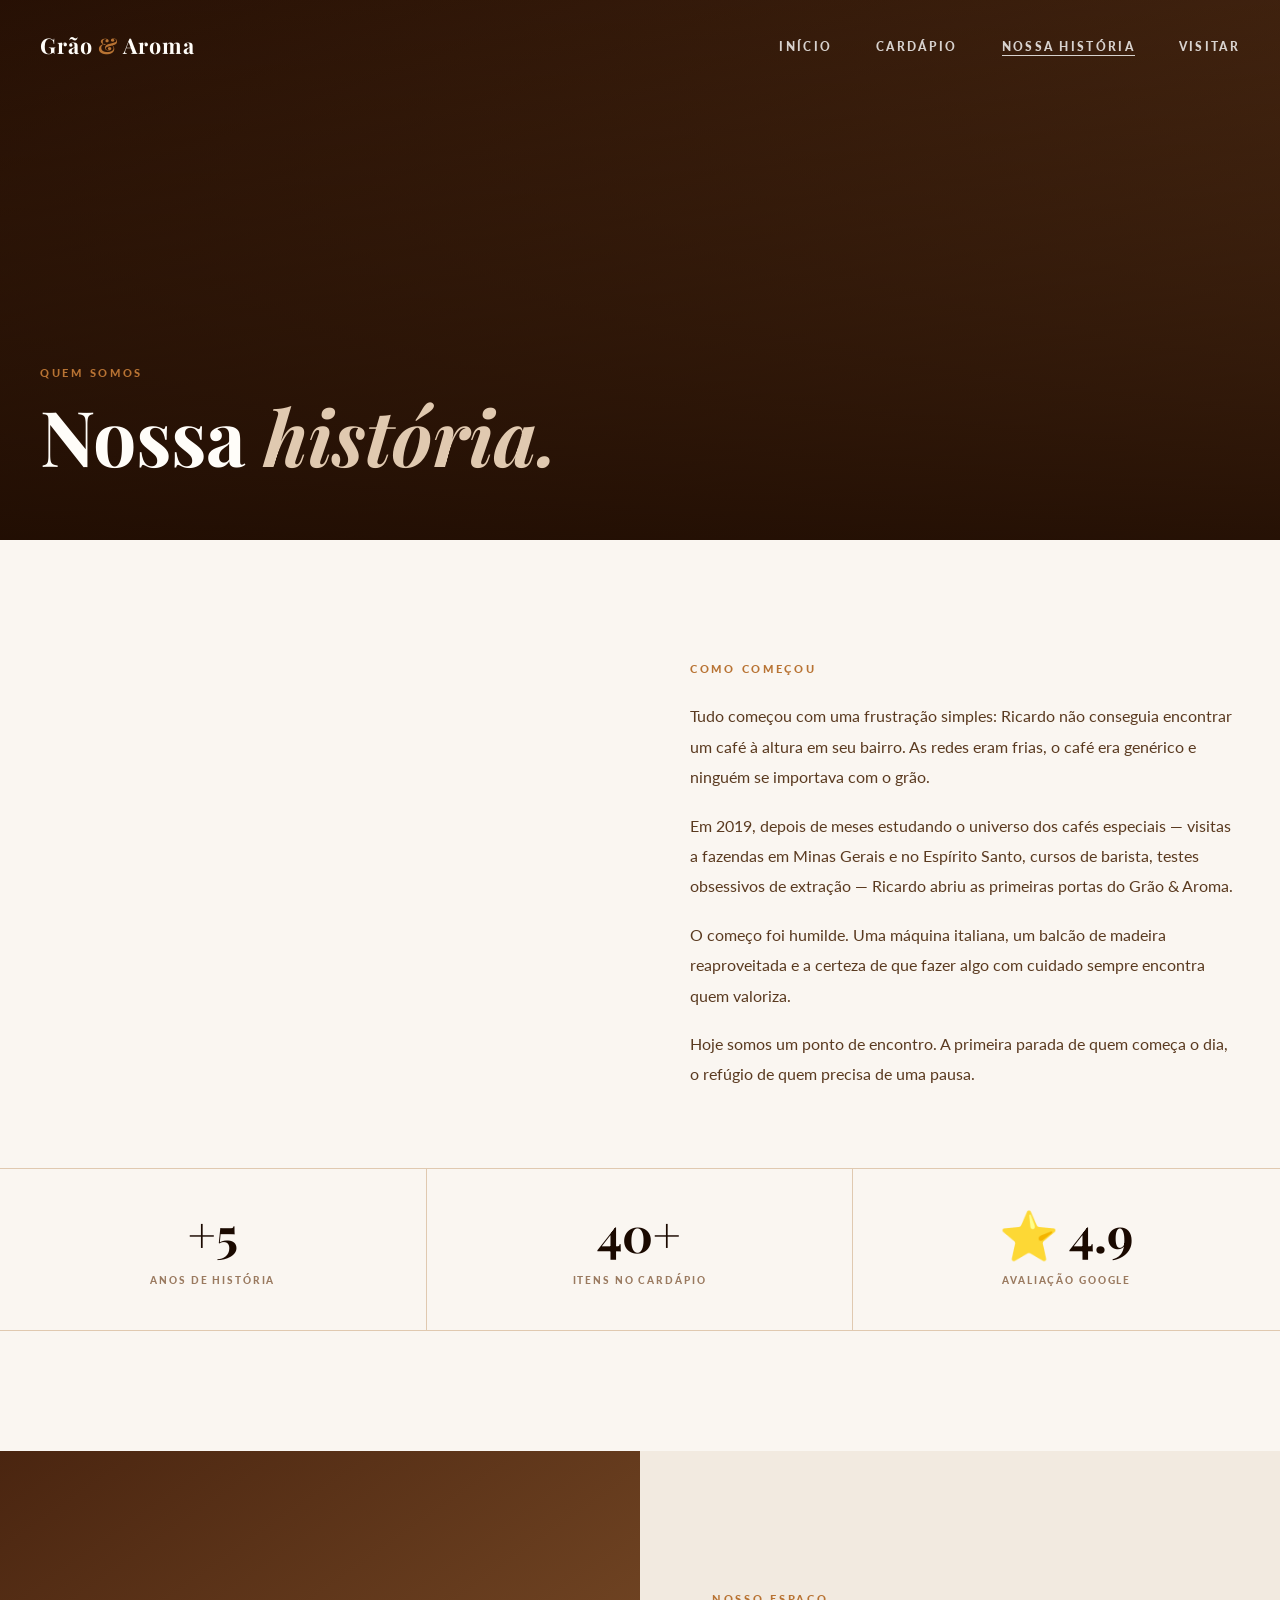
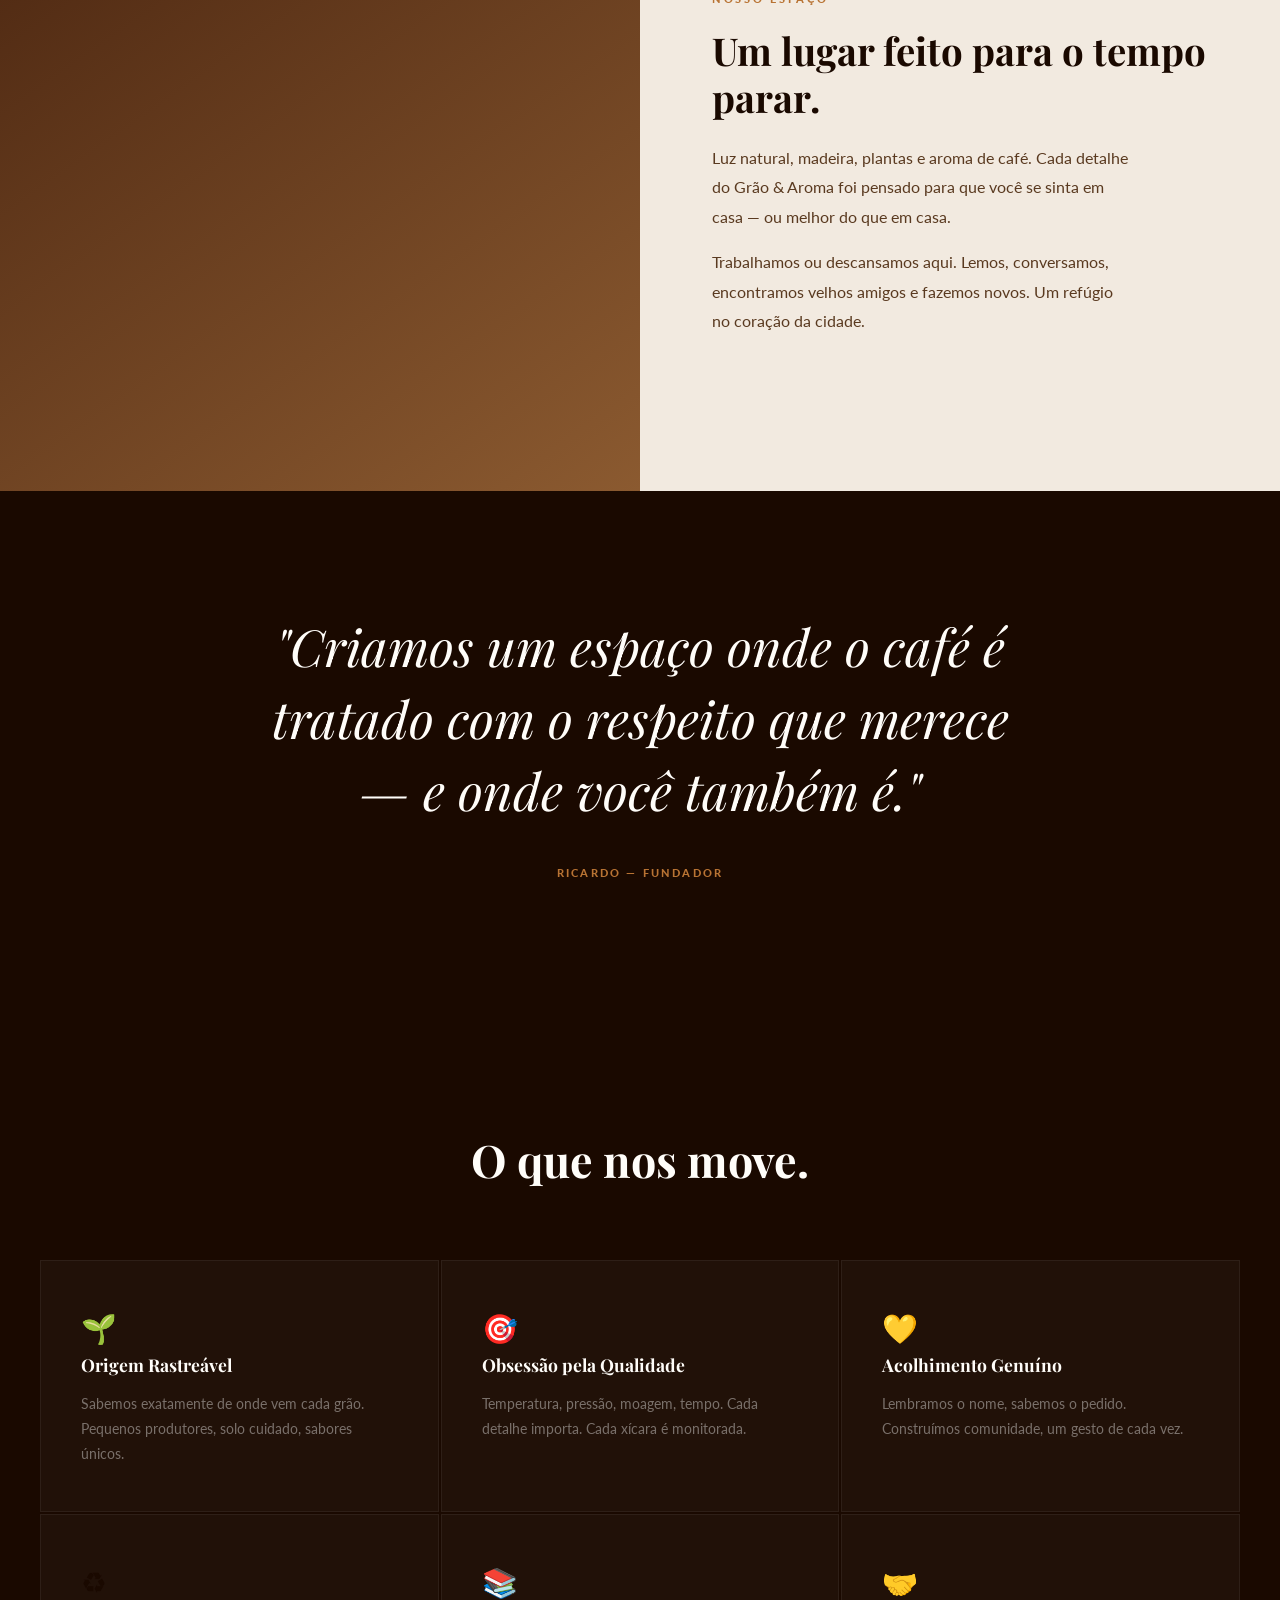
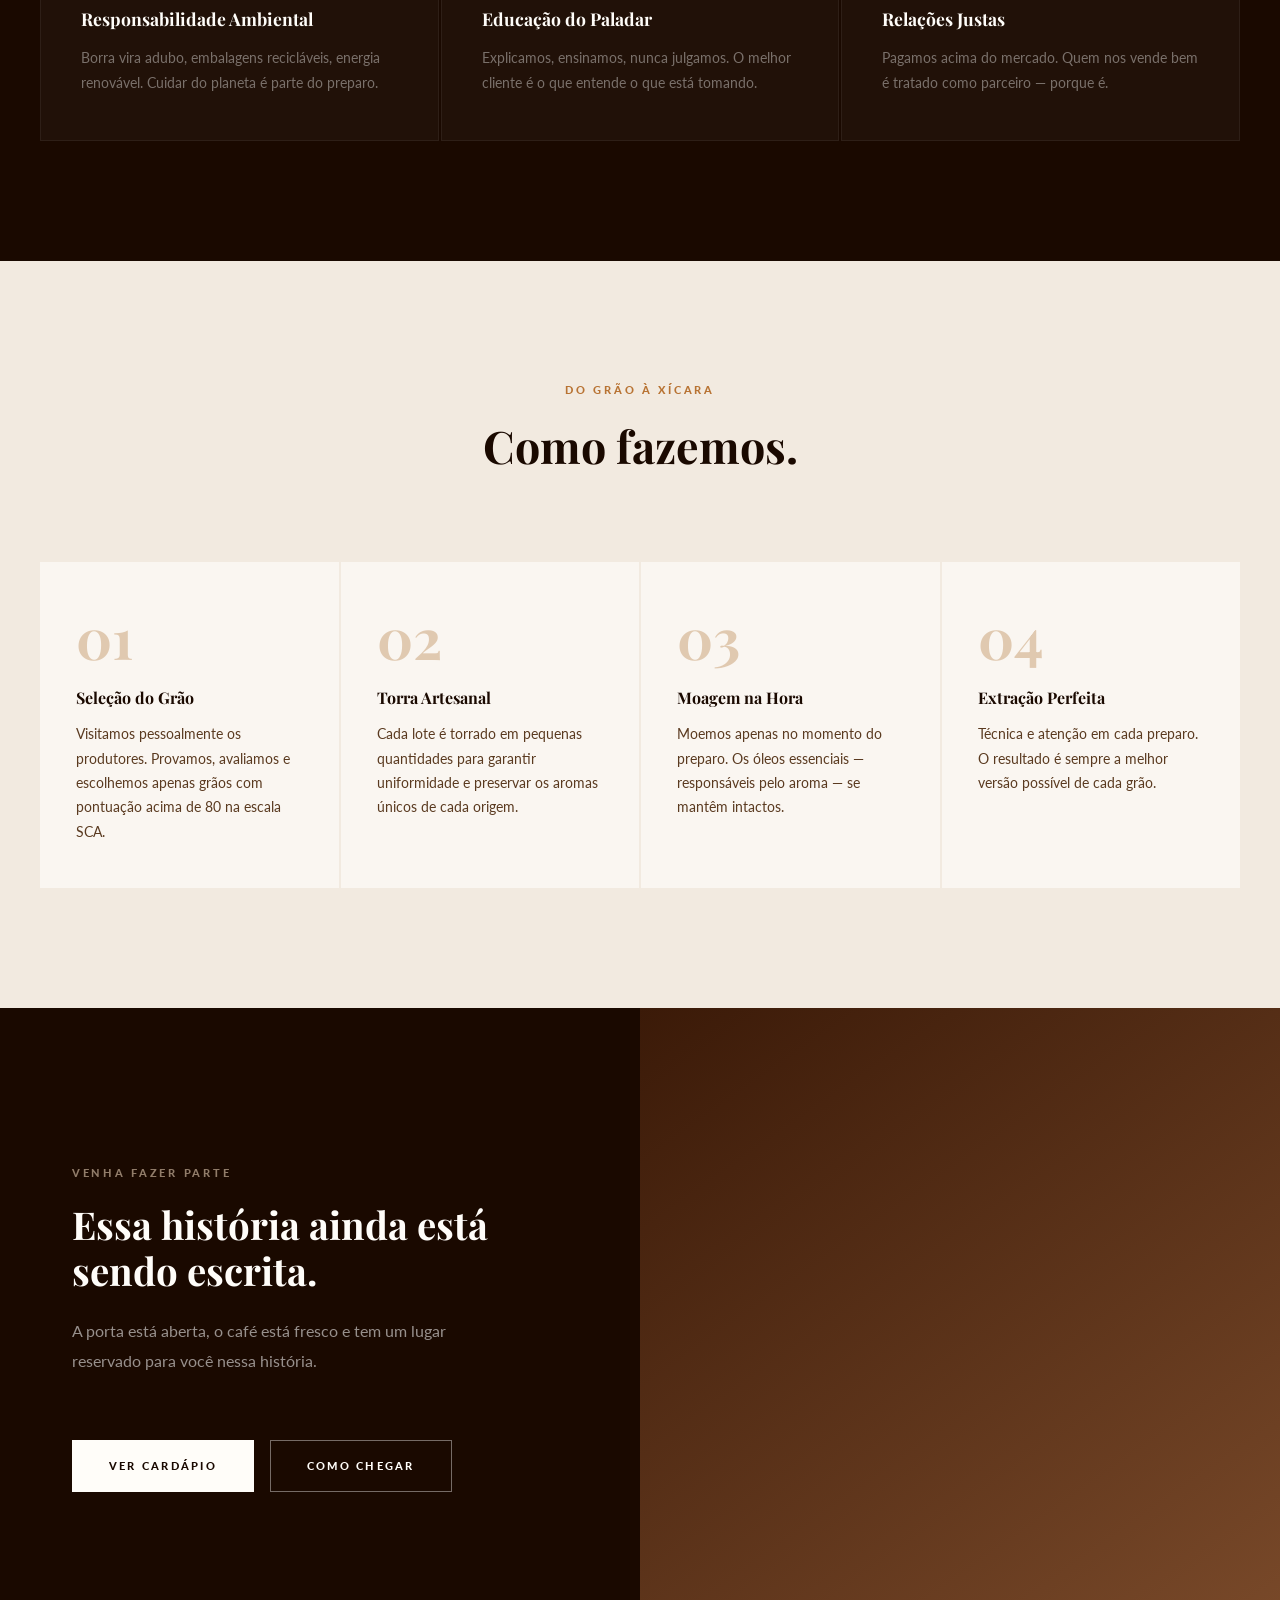
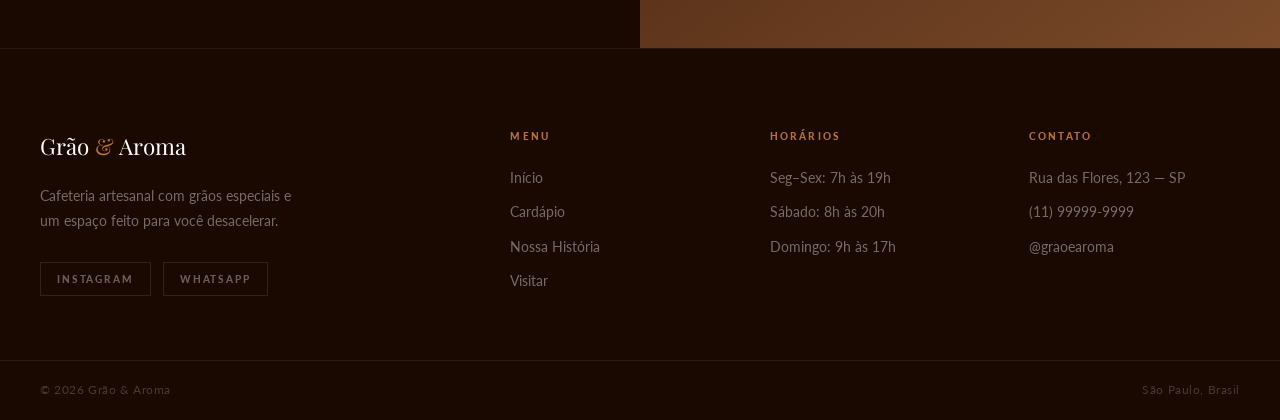
<file: sobre.html>
<!DOCTYPE html>
<html lang="pt-BR">
<head>
  <meta charset="UTF-8" />
  <meta name="viewport" content="width=device-width, initial-scale=1.0" />
  <title>Nossa História — Grão & Aroma</title>
  <link rel="stylesheet" href="style.css" />
  <link rel="preconnect" href="https://fonts.googleapis.com" />
  <link rel="preconnect" href="https://fonts.gstatic.com" crossorigin />
  <link href="https://fonts.googleapis.com/css2?family=Playfair+Display:ital,wght@0,400;0,700;1,400;1,700&family=Lato:wght@300;400;700;900&display=swap" rel="stylesheet" />
</head>
<body>

  <nav class="navbar scrolled" id="navbar">
    <a href="index.html" class="nav-logo">Grão <em>&</em> Aroma</a>
    <button class="hamburger" id="hamburger" aria-label="Menu">
      <span></span><span></span><span></span>
    </button>
    <ul class="nav-links" id="navLinks">
      <li><a href="index.html">Início</a></li>
      <li><a href="cardapio.html">Cardápio</a></li>
      <li><a href="sobre.html" class="active">Nossa História</a></li>
      <li><a href="contato.html">Visitar</a></li>
    </ul>
  </nav>

  <!-- HERO -->
  <section class="page-hero">
    <div class="page-hero-photo ph-6">
      <div class="photo-placeholder">
        <span class="photo-placeholder-icon">☕</span>
        <span>Foto: Ricardo / espaço da cafeteria</span>
      </div>
    </div>
    <div class="page-hero-overlay"></div>
    <div class="page-hero-content">
      <div class="eyebrow">Quem somos</div>
      <h1>Nossa <em>história.</em></h1>
    </div>
  </section>

  <!-- INTRO TEXT -->
  <section class="sobre-intro">
    <div class="sobre-intro-grid">
      <h1 class="reveal-up">
        Uma história<br />
        escrita a cada<br />
        <em>xícara servida.</em>
      </h1>
      <div class="sobre-intro-txt reveal">
        <span class="eyebrow" style="margin-bottom: 24px; display: block;">Como começou</span>
        <p>Tudo começou com uma frustração simples: Ricardo não conseguia encontrar um café à altura em seu bairro. As redes eram frias, o café era genérico e ninguém se importava com o grão.</p>
        <p>Em 2019, depois de meses estudando o universo dos cafés especiais — visitas a fazendas em Minas Gerais e no Espírito Santo, cursos de barista, testes obsessivos de extração — Ricardo abriu as primeiras portas do Grão & Aroma.</p>
        <p>O começo foi humilde. Uma máquina italiana, um balcão de madeira reaproveitada e a certeza de que fazer algo com cuidado sempre encontra quem valoriza.</p>
        <p>Hoje somos um ponto de encontro. A primeira parada de quem começa o dia, o refúgio de quem precisa de uma pausa.</p>
      </div>
    </div>
    <div class="sobre-numeros reveal">
      <div class="numero-item">
        <span class="numero-num">+5</span>
        <span class="numero-label">Anos de história</span>
      </div>
      <div class="numero-item">
        <span class="numero-num">40+</span>
        <span class="numero-label">Itens no cardápio</span>
      </div>
      <div class="numero-item">
        <span class="numero-num">⭐ 4.9</span>
        <span class="numero-label">Avaliação Google</span>
      </div>
    </div>
  </section>

  <!-- SPLIT: foto do espaço -->
  <section class="split">
    <div class="split-photo">
      <div class="split-photo-inner ph-3">
        <div class="photo-placeholder">
          <span class="photo-placeholder-icon">🏠</span>
          <span>Foto interna do espaço</span>
        </div>
      </div>
    </div>
    <div class="split-text reveal" style="background: var(--bg-warm);">
      <span class="eyebrow">Nosso espaço</span>
      <h2>Um lugar feito para o tempo parar.</h2>
      <p>Luz natural, madeira, plantas e aroma de café. Cada detalhe do Grão & Aroma foi pensado para que você se sinta em casa — ou melhor do que em casa.</p>
      <p>Trabalhamos ou descansamos aqui. Lemos, conversamos, encontramos velhos amigos e fazemos novos. Um refúgio no coração da cidade.</p>
    </div>
  </section>

  <!-- CITAÇÃO -->
  <section class="citacao">
    <blockquote>
      "Criamos um espaço onde o café é tratado com o respeito que merece — e onde você também é."
    </blockquote>
    <cite>Ricardo — Fundador</cite>
  </section>

  <!-- VALORES -->
  <section class="valores-section">
    <div class="container">
      <h2 class="reveal">O que nos move.</h2>
    </div>
    <div class="valores-grid">
      <div class="valor-item reveal d1">
        <span class="valor-icon-text">🌱</span>
        <h3>Origem Rastreável</h3>
        <p>Sabemos exatamente de onde vem cada grão. Pequenos produtores, solo cuidado, sabores únicos.</p>
      </div>
      <div class="valor-item reveal d2">
        <span class="valor-icon-text">🎯</span>
        <h3>Obsessão pela Qualidade</h3>
        <p>Temperatura, pressão, moagem, tempo. Cada detalhe importa. Cada xícara é monitorada.</p>
      </div>
      <div class="valor-item reveal d3">
        <span class="valor-icon-text">💛</span>
        <h3>Acolhimento Genuíno</h3>
        <p>Lembramos o nome, sabemos o pedido. Construímos comunidade, um gesto de cada vez.</p>
      </div>
      <div class="valor-item reveal d4">
        <span class="valor-icon-text">♻️</span>
        <h3>Responsabilidade Ambiental</h3>
        <p>Borra vira adubo, embalagens recicláveis, energia renovável. Cuidar do planeta é parte do preparo.</p>
      </div>
      <div class="valor-item reveal d5">
        <span class="valor-icon-text">📚</span>
        <h3>Educação do Paladar</h3>
        <p>Explicamos, ensinamos, nunca julgamos. O melhor cliente é o que entende o que está tomando.</p>
      </div>
      <div class="valor-item reveal d6">
        <span class="valor-icon-text">🤝</span>
        <h3>Relações Justas</h3>
        <p>Pagamos acima do mercado. Quem nos vende bem é tratado como parceiro — porque é.</p>
      </div>
    </div>
  </section>

  <!-- PROCESSO -->
  <section class="processo-section">
    <div class="processo-header reveal">
      <span class="eyebrow" style="display:block; margin-bottom:12px;">Do grão à xícara</span>
      <h2>Como fazemos.</h2>
    </div>
    <div class="processo-steps">
      <div class="step-item reveal d1">
        <div class="step-n">01</div>
        <h4>Seleção do Grão</h4>
        <p>Visitamos pessoalmente os produtores. Provamos, avaliamos e escolhemos apenas grãos com pontuação acima de 80 na escala SCA.</p>
      </div>
      <div class="step-item reveal d2">
        <div class="step-n">02</div>
        <h4>Torra Artesanal</h4>
        <p>Cada lote é torrado em pequenas quantidades para garantir uniformidade e preservar os aromas únicos de cada origem.</p>
      </div>
      <div class="step-item reveal d3">
        <div class="step-n">03</div>
        <h4>Moagem na Hora</h4>
        <p>Moemos apenas no momento do preparo. Os óleos essenciais — responsáveis pelo aroma — se mantêm intactos.</p>
      </div>
      <div class="step-item reveal d4">
        <div class="step-n">04</div>
        <h4>Extração Perfeita</h4>
        <p>Técnica e atenção em cada preparo. O resultado é sempre a melhor versão possível de cada grão.</p>
      </div>
    </div>
  </section>

  <!-- SPLIT FINAL -->
  <section class="split">
    <div class="split-text bg-dark reveal">
      <span class="eyebrow eyebrow--light">Venha fazer parte</span>
      <h2>Essa história ainda está sendo escrita.</h2>
      <p>A porta está aberta, o café está fresco e tem um lugar reservado para você nessa história.</p>
      <div style="display:flex; gap:16px; flex-wrap:wrap; margin-top:24px;">
        <a href="cardapio.html" class="btn btn--filled">Ver Cardápio</a>
        <a href="contato.html" class="btn btn--ghost-white">Como Chegar</a>
      </div>
    </div>
    <div class="split-photo">
      <div class="split-photo-inner ph-2">
        <div class="photo-placeholder">
          <span class="photo-placeholder-icon">👥</span>
          <span>Foto: pessoas no espaço</span>
        </div>
      </div>
    </div>
  </section>

  <footer class="footer">
    <div class="footer-grid">
      <div>
        <span class="footer-logo">Grão <em>&</em> Aroma</span>
        <p class="footer-desc">Cafeteria artesanal com grãos especiais e um espaço feito para você desacelerar.</p>
        <div class="footer-social">
          <a href="https://instagram.com/graoearoma" target="_blank" rel="noopener" class="social-link">Instagram</a>
          <a href="https://wa.me/5511999999999" target="_blank" rel="noopener" class="social-link">WhatsApp</a>
        </div>
      </div>
      <div class="footer-col">
        <h5>Menu</h5>
        <ul>
          <li><a href="index.html">Início</a></li>
          <li><a href="cardapio.html">Cardápio</a></li>
          <li><a href="sobre.html">Nossa História</a></li>
          <li><a href="contato.html">Visitar</a></li>
        </ul>
      </div>
      <div class="footer-col">
        <h5>Horários</h5>
        <ul>
          <li>Seg–Sex: 7h às 19h</li>
          <li>Sábado: 8h às 20h</li>
          <li>Domingo: 9h às 17h</li>
        </ul>
      </div>
      <div class="footer-col">
        <h5>Contato</h5>
        <ul>
          <li>Rua das Flores, 123 — SP</li>
          <li><a href="https://wa.me/5511999999999">(11) 99999-9999</a></li>
          <li><a href="https://instagram.com/graoearoma">@graoearoma</a></li>
        </ul>
      </div>
    </div>
    <div class="footer-bottom">
      <span>© 2026 Grão & Aroma</span>
      <span>São Paulo, Brasil</span>
    </div>
  </footer>

  <script src="script.js"></script>
</body>
</html>
</file>
<file: style.css>
/* ================================
   GRÃO & AROMA — Estilo Editorial
   ================================ */

:root {
  --bg:       #FAF6F1;
  --bg-warm:  #F2EAE0;
  --espresso: #1A0900;
  --cafe:     #3B1A08;
  --canela:   #7A4A2A;
  --cobre:    #B87333;
  --areia:    #E0C9B0;
  --creme:    #FDF9F5;
  --texto:    #1A0900;
  --medio:    #5A3A20;
  --suave:    #9A7A60;
  --branco:   #FFFDF9;

  --serif: 'Playfair Display', Georgia, serif;
  --sans:  'Lato', system-ui, sans-serif;

  --ease: cubic-bezier(0.25, 0.1, 0.25, 1);
  --t: 0.5s;
}

/* ===== RESET ===== */
*, *::before, *::after { box-sizing: border-box; margin: 0; padding: 0; }
html { scroll-behavior: smooth; font-size: 16px; -webkit-font-smoothing: antialiased; }
body { font-family: var(--sans); color: var(--texto); background: var(--bg); line-height: 1.6; overflow-x: hidden; }
img { max-width: 100%; display: block; width: 100%; height: 100%; object-fit: cover; }
a { color: inherit; text-decoration: none; }
ul { list-style: none; }
button { cursor: pointer; border: none; background: none; font-family: inherit; }

/* ===== UTILITÁRIOS ===== */
.container { max-width: 1200px; margin: 0 auto; padding: 0 40px; }

/* ===== NAVBAR ===== */
.navbar {
  position: fixed;
  top: 0; left: 0; right: 0;
  z-index: 999;
  padding: 28px 40px;
  display: flex;
  align-items: center;
  justify-content: space-between;
  transition: all var(--t) var(--ease);
  mix-blend-mode: normal;
}
.navbar.scrolled {
  background: rgba(250,246,241,0.96);
  backdrop-filter: blur(16px);
  padding: 18px 40px;
  box-shadow: 0 1px 0 var(--areia);
}
.nav-logo {
  font-family: var(--serif);
  font-size: 1.35rem;
  font-weight: 700;
  color: var(--branco);
  letter-spacing: 0.04em;
  transition: color var(--t) var(--ease);
  z-index: 2;
}
.navbar.scrolled .nav-logo { color: var(--espresso); }
.nav-logo em { color: var(--cobre); font-style: normal; }
.nav-links {
  display: flex;
  align-items: center;
  gap: 44px;
}
.nav-links a {
  font-size: 0.72rem;
  font-weight: 900;
  letter-spacing: 0.2em;
  text-transform: uppercase;
  color: rgba(255,255,255,0.8);
  transition: all var(--t) var(--ease);
  position: relative;
}
.navbar.scrolled .nav-links a { color: var(--medio); }
.nav-links a::after {
  content: '';
  position: absolute;
  bottom: -3px; left: 0;
  width: 0; height: 1px;
  background: currentColor;
  transition: width var(--t) var(--ease);
}
.nav-links a:hover::after, .nav-links a.active::after { width: 100%; }
.nav-links a:hover { color: var(--branco); }
.navbar.scrolled .nav-links a:hover { color: var(--espresso); }
.hamburger {
  display: none;
  flex-direction: column;
  gap: 5px;
  padding: 4px;
  cursor: pointer;
  z-index: 2;
}
.hamburger span {
  display: block;
  width: 24px; height: 1.5px;
  background: var(--branco);
  transition: all var(--t) var(--ease);
}
.navbar.scrolled .hamburger span { background: var(--espresso); }

/* ===== HERO ===== */
.hero {
  height: 100vh;
  min-height: 700px;
  position: relative;
  display: flex;
  align-items: flex-end;
  overflow: hidden;
}
.hero-photo {
  position: absolute;
  inset: 0;
  background:
    url('https://images.unsplash.com/photo-1445116572660-236099ec97a0?w=1800&auto=format&fit=crop&q=85')
    center/cover no-repeat,
    linear-gradient(160deg, #2A0E03 0%, #5A3010 40%, #3B1A08 100%);
}
.hero-photo-art {
  position: absolute;
  inset: 0;
  display: flex;
  align-items: center;
  justify-content: center;
  flex-direction: column;
  gap: 16px;
  color: rgba(255,255,255,0.08);
  font-size: 0.72rem;
  letter-spacing: 0.2em;
  text-transform: uppercase;
}
.hero-photo-art::before {
  content: '';
  display: block;
  width: 80px; height: 80px;
  border: 1px solid rgba(255,255,255,0.1);
  border-radius: 50%;
}
/* Quando tiver foto real: coloque como background-image no .hero-photo */
.hero-overlay {
  position: absolute;
  inset: 0;
  background: linear-gradient(
    to top,
    rgba(26,9,0,0.85) 0%,
    rgba(26,9,0,0.3) 50%,
    rgba(26,9,0,0.1) 100%
  );
}
.hero-content {
  position: relative;
  z-index: 2;
  padding: 0 40px 72px;
  max-width: 900px;
}
.hero-eyebrow {
  font-size: 0.68rem;
  font-weight: 900;
  letter-spacing: 0.3em;
  text-transform: uppercase;
  color: var(--cobre);
  margin-bottom: 20px;
  display: flex;
  align-items: center;
  gap: 16px;
}
.hero-eyebrow::before {
  content: '';
  display: block;
  width: 32px; height: 1px;
  background: var(--cobre);
  flex-shrink: 0;
}
.hero h1 {
  font-family: var(--serif);
  font-size: clamp(3.5rem, 8vw, 7rem);
  font-weight: 700;
  color: var(--branco);
  line-height: 1.0;
  margin-bottom: 32px;
  letter-spacing: -0.01em;
}
.hero h1 em {
  font-style: italic;
  color: var(--areia);
}
.hero-actions {
  display: flex;
  align-items: center;
  gap: 32px;
  flex-wrap: wrap;
}
.hero-scroll {
  position: absolute;
  bottom: 32px; right: 40px;
  z-index: 2;
  display: flex;
  flex-direction: column;
  align-items: center;
  gap: 8px;
  color: rgba(255,255,255,0.35);
  font-size: 0.62rem;
  letter-spacing: 0.2em;
  text-transform: uppercase;
}
.hero-scroll-line {
  width: 1px;
  height: 48px;
  background: linear-gradient(to bottom, rgba(255,255,255,0.3), transparent);
  animation: scrollline 2s ease-in-out infinite;
}
@keyframes scrollline {
  0%, 100% { transform: scaleY(1); opacity: 0.4; }
  50% { transform: scaleY(0.5); opacity: 0.1; }
}

/* ===== BOTÕES ===== */
.btn {
  display: inline-flex;
  align-items: center;
  gap: 10px;
  font-family: var(--sans);
  font-weight: 900;
  font-size: 0.7rem;
  letter-spacing: 0.2em;
  text-transform: uppercase;
  transition: all var(--t) var(--ease);
  cursor: pointer;
  border: 1px solid transparent;
}
.btn--filled {
  background: var(--branco);
  color: var(--espresso);
  padding: 16px 36px;
  border-color: var(--branco);
}
.btn--filled:hover {
  background: transparent;
  color: var(--branco);
}
.btn--ghost-white {
  background: transparent;
  color: var(--branco);
  padding: 16px 36px;
  border-color: rgba(255,255,255,0.4);
}
.btn--ghost-white:hover {
  border-color: var(--branco);
  background: rgba(255,255,255,0.06);
}
.btn--dark {
  background: var(--espresso);
  color: var(--branco);
  padding: 16px 36px;
  border-color: var(--espresso);
}
.btn--dark:hover {
  background: transparent;
  color: var(--espresso);
}
.btn--outline {
  background: transparent;
  color: var(--espresso);
  padding: 16px 36px;
  border-color: var(--espresso);
}
.btn--outline:hover {
  background: var(--espresso);
  color: var(--branco);
}
.btn--link {
  color: var(--espresso);
  padding: 0;
  border: none;
  font-size: 0.72rem;
  letter-spacing: 0.2em;
  text-transform: uppercase;
  font-weight: 900;
  gap: 12px;
}
.btn--link::after {
  content: '→';
  transition: transform var(--t) var(--ease);
}
.btn--link:hover::after { transform: translateX(6px); }
.btn--whatsapp {
  background: #25D366;
  color: var(--branco);
  padding: 18px 40px;
  border-color: #25D366;
}
.btn--whatsapp:hover {
  background: #1cb955;
  border-color: #1cb955;
}

/* ===== STATEMENT (seção só texto) ===== */
.statement {
  padding: 120px 40px;
  background: var(--bg);
  text-align: center;
}
.statement h2 {
  font-family: var(--serif);
  font-size: clamp(2rem, 5vw, 4rem);
  color: var(--espresso);
  line-height: 1.2;
  max-width: 800px;
  margin: 0 auto 28px;
  font-weight: 400;
}
.statement h2 em { font-style: italic; color: var(--canela); }
.statement p {
  font-size: 0.75rem;
  font-weight: 900;
  letter-spacing: 0.2em;
  text-transform: uppercase;
  color: var(--suave);
  max-width: 400px;
  margin: 0 auto;
}

/* ===== SPLIT (foto + texto) ===== */
.split {
  display: grid;
  grid-template-columns: 1fr 1fr;
  min-height: 640px;
}
.split.reverse { direction: rtl; }
.split.reverse > * { direction: ltr; }
.split-photo {
  position: relative;
  overflow: hidden;
  min-height: 500px;
}
.split-photo-inner {
  position: absolute;
  inset: 0;
  transition: transform 0.8s var(--ease);
}
.split:hover .split-photo-inner { transform: scale(1.03); }
.photo-placeholder {
  width: 100%;
  height: 100%;
  display: flex;
  flex-direction: column;
  align-items: center;
  justify-content: center;
  gap: 16px;
  color: rgba(255,255,255,0.2);
  font-size: 0.65rem;
  letter-spacing: 0.18em;
  text-transform: uppercase;
}
.photo-placeholder-icon { font-size: 48px; opacity: 0.2; }
/* Fotos Unsplash — troque pelas fotos reais do Ricardo depois */
.ph-1 {
  background:
    url('https://images.unsplash.com/photo-1445116572660-236099ec97a0?w=1400&auto=format&fit=crop&q=80')
    center/cover no-repeat,
    linear-gradient(145deg, #2A0E03, #5A3010);
}
.ph-2 {
  background:
    url('https://images.unsplash.com/photo-1509042239860-f550ce710b93?w=1200&auto=format&fit=crop&q=80')
    center/cover no-repeat,
    linear-gradient(145deg, #3B1A08, #7A4A2A);
}
.ph-3 {
  background:
    url('https://images.unsplash.com/photo-1521017432531-fbd92d768814?w=1200&auto=format&fit=crop&q=80')
    center/cover no-repeat,
    linear-gradient(145deg, #4A2510, #8B5A30);
}
.ph-4 {
  background:
    url('https://images.unsplash.com/photo-1447933601403-0c6688de566e?w=1400&auto=format&fit=crop&q=80')
    center/cover no-repeat,
    linear-gradient(145deg, #1A0900, #4A2510);
}
.ph-5 {
  background:
    url('https://images.unsplash.com/photo-1554118811-1e0d58224f24?w=1200&auto=format&fit=crop&q=80')
    center/cover no-repeat,
    linear-gradient(145deg, #5A3010, #9A6040);
}
.ph-6 {
  background:
    url('https://images.unsplash.com/photo-1511920170033-f8396924c348?w=1200&auto=format&fit=crop&q=80')
    center/cover no-repeat,
    linear-gradient(160deg, #2A1205, #6A4020);
}
/* Esconde texto dos placeholders quando há foto real */
.photo-placeholder { opacity: 0; pointer-events: none; }
.split-text {
  padding: 80px 72px;
  display: flex;
  flex-direction: column;
  justify-content: center;
  background: var(--bg-warm);
}
.split-text.bg-dark {
  background: var(--espresso);
}
.eyebrow {
  font-size: 0.68rem;
  font-weight: 900;
  letter-spacing: 0.25em;
  text-transform: uppercase;
  color: var(--cobre);
  margin-bottom: 20px;
}
.eyebrow--light { color: var(--areia); opacity: 0.6; }
.split-text h2 {
  font-family: var(--serif);
  font-size: clamp(1.8rem, 3vw, 2.8rem);
  color: var(--espresso);
  line-height: 1.2;
  margin-bottom: 24px;
  font-weight: 700;
}
.split-text.bg-dark h2 { color: var(--branco); }
.split-text p {
  font-size: 0.97rem;
  color: var(--medio);
  line-height: 1.9;
  margin-bottom: 16px;
  max-width: 420px;
}
.split-text.bg-dark p { color: rgba(255,255,255,0.55); }
.split-text .btn { margin-top: 24px; align-self: flex-start; }

/* ===== CITAÇÃO FULL ===== */
.citacao {
  background: var(--espresso);
  padding: 120px 40px;
  text-align: center;
}
.citacao blockquote {
  font-family: var(--serif);
  font-size: clamp(1.8rem, 4vw, 3.2rem);
  color: var(--branco);
  font-weight: 400;
  font-style: italic;
  line-height: 1.4;
  max-width: 800px;
  margin: 0 auto 32px;
}
.citacao cite {
  font-size: 0.68rem;
  font-weight: 900;
  letter-spacing: 0.2em;
  text-transform: uppercase;
  color: var(--cobre);
  font-style: normal;
}

/* ===== GALERIA FOTOS ===== */
.galeria {
  padding: 0;
}
.galeria-grid {
  display: grid;
  grid-template-columns: 2fr 1fr 1fr;
  grid-template-rows: 340px 340px;
  gap: 6px;
}
.galeria-item {
  position: relative;
  overflow: hidden;
  cursor: pointer;
}
.galeria-item:first-child { grid-row: span 2; }
.galeria-photo {
  position: absolute;
  inset: 0;
  transition: transform 0.7s var(--ease);
}
.galeria-item:hover .galeria-photo { transform: scale(1.06); }
.galeria-overlay {
  position: absolute;
  inset: 0;
  background: rgba(26,9,0,0);
  transition: background var(--t) var(--ease);
  display: flex;
  align-items: center;
  justify-content: center;
}
.galeria-item:hover .galeria-overlay {
  background: rgba(26,9,0,0.35);
}
.galeria-label {
  color: var(--branco);
  font-size: 0.65rem;
  letter-spacing: 0.2em;
  text-transform: uppercase;
  font-weight: 900;
  opacity: 0;
  transform: translateY(8px);
  transition: all var(--t) var(--ease);
}
.galeria-item:hover .galeria-label {
  opacity: 1;
  transform: translateY(0);
}

/* ===== ITENS EM DESTAQUE ===== */
.destaques {
  padding: 120px 0;
  background: var(--bg);
}
.destaques-header {
  display: flex;
  align-items: flex-end;
  justify-content: space-between;
  margin-bottom: 64px;
  padding: 0 40px;
}
.destaques-header h2 {
  font-family: var(--serif);
  font-size: clamp(2rem, 4vw, 3.2rem);
  color: var(--espresso);
  line-height: 1.1;
}
.destaques-grid {
  display: grid;
  grid-template-columns: repeat(3, 1fr);
  gap: 2px;
}
.item-card {
  position: relative;
  background: var(--bg-warm);
  overflow: hidden;
  transition: all var(--t) var(--ease);
}
.item-card:hover { background: var(--espresso); }
.item-foto {
  height: 300px;
  position: relative;
  overflow: hidden;
}
.item-foto-inner {
  position: absolute;
  inset: 0;
  transition: transform 0.7s var(--ease);
}
.item-card:hover .item-foto-inner { transform: scale(1.05); }
.item-body {
  padding: 32px 36px 36px;
  transition: all var(--t) var(--ease);
}
.item-card:hover .item-body { color: var(--branco); }
.item-tag {
  font-size: 0.62rem;
  font-weight: 900;
  letter-spacing: 0.2em;
  text-transform: uppercase;
  color: var(--cobre);
  margin-bottom: 10px;
  display: block;
  transition: color var(--t) var(--ease);
}
.item-card:hover .item-tag { color: var(--areia); opacity: 0.6; }
.item-body h3 {
  font-family: var(--serif);
  font-size: 1.4rem;
  color: var(--espresso);
  margin-bottom: 10px;
  line-height: 1.2;
  transition: color var(--t) var(--ease);
}
.item-card:hover .item-body h3 { color: var(--branco); }
.item-body p {
  font-size: 0.9rem;
  color: var(--medio);
  line-height: 1.7;
  margin-bottom: 20px;
  transition: color var(--t) var(--ease);
}
.item-card:hover .item-body p { color: rgba(255,255,255,0.5); }
.item-footer {
  display: flex;
  align-items: center;
  justify-content: space-between;
}
.item-preco {
  font-family: var(--serif);
  font-size: 1.3rem;
  color: var(--canela);
  font-weight: 700;
  transition: color var(--t) var(--ease);
}
.item-card:hover .item-preco { color: var(--areia); }

/* ===== INSTAGRAM STRIP ===== */
.instagram {
  padding: 100px 0 0;
  background: var(--bg-warm);
}
.instagram-header {
  text-align: center;
  padding: 0 40px 56px;
}
.instagram-header h2 {
  font-family: var(--serif);
  font-size: clamp(1.8rem, 3.5vw, 2.8rem);
  color: var(--espresso);
  margin-bottom: 12px;
}
.instagram-handle {
  font-size: 0.72rem;
  font-weight: 900;
  letter-spacing: 0.2em;
  text-transform: uppercase;
  color: var(--cobre);
}
.instagram-grid {
  display: grid;
  grid-template-columns: repeat(6, 1fr);
  gap: 4px;
}
.insta-foto {
  aspect-ratio: 1;
  position: relative;
  overflow: hidden;
  cursor: pointer;
}
.insta-inner {
  position: absolute;
  inset: 0;
  transition: transform 0.5s var(--ease);
}
.insta-foto:hover .insta-inner { transform: scale(1.08); }
.insta-overlay {
  position: absolute;
  inset: 0;
  background: rgba(26,9,0,0);
  transition: background 0.4s var(--ease);
  display: flex;
  align-items: center;
  justify-content: center;
  font-size: 1.4rem;
  color: var(--branco);
  opacity: 0;
  transition: all 0.4s var(--ease);
}
.insta-foto:hover .insta-overlay {
  background: rgba(26,9,0,0.5);
  opacity: 1;
}

/* ===== HORÁRIOS RÁPIDOS ===== */
.horarios-bar {
  background: var(--espresso);
  padding: 36px 0;
}
.horarios-inner {
  display: flex;
  align-items: center;
  justify-content: center;
  gap: 56px;
  flex-wrap: wrap;
  padding: 0 40px;
}
.horario-item {
  display: flex;
  align-items: center;
  gap: 14px;
  color: rgba(255,255,255,0.45);
  font-size: 0.78rem;
  letter-spacing: 0.08em;
}
.horario-item strong { color: var(--areia); font-weight: 700; }
.h-sep { width: 1px; height: 20px; background: rgba(255,255,255,0.1); }

/* ===== FOOTER ===== */
.footer {
  background: var(--espresso);
  padding: 80px 0 0;
  border-top: 1px solid rgba(255,255,255,0.06);
}
.footer-grid {
  display: grid;
  grid-template-columns: 2fr 1fr 1fr 1fr;
  gap: 48px;
  padding: 0 40px 64px;
  border-bottom: 1px solid rgba(255,255,255,0.07);
}
.footer-logo {
  font-family: var(--serif);
  font-size: 1.4rem;
  color: var(--branco);
  display: block;
  margin-bottom: 18px;
}
.footer-logo em { color: var(--cobre); font-style: normal; }
.footer-desc {
  font-size: 0.88rem;
  color: rgba(255,255,255,0.4);
  line-height: 1.8;
  max-width: 260px;
  margin-bottom: 28px;
}
.footer-social { display: flex; gap: 12px; }
.social-link {
  font-size: 0.65rem;
  font-weight: 900;
  letter-spacing: 0.18em;
  text-transform: uppercase;
  color: rgba(255,255,255,0.35);
  border: 1px solid rgba(255,255,255,0.1);
  padding: 8px 16px;
  transition: all 0.3s var(--ease);
}
.social-link:hover { color: var(--branco); border-color: rgba(255,255,255,0.4); }
.footer-col h5 {
  font-size: 0.62rem;
  font-weight: 900;
  letter-spacing: 0.22em;
  text-transform: uppercase;
  color: var(--cobre);
  margin-bottom: 22px;
}
.footer-col ul { display: flex; flex-direction: column; gap: 12px; }
.footer-col li, .footer-col a {
  font-size: 0.88rem;
  color: rgba(255,255,255,0.4);
  transition: color 0.3s;
}
.footer-col a:hover { color: var(--branco); }
.footer-bottom {
  padding: 20px 40px;
  display: flex;
  align-items: center;
  justify-content: space-between;
  font-size: 0.72rem;
  color: rgba(255,255,255,0.2);
  letter-spacing: 0.05em;
  flex-wrap: wrap;
  gap: 8px;
}

/* ===========================
   PÁGINAS INTERNAS
   =========================== */

/* Page hero */
.page-hero {
  height: 60vh;
  min-height: 500px;
  position: relative;
  display: flex;
  align-items: flex-end;
  overflow: hidden;
}
.page-hero-photo {
  position: absolute;
  inset: 0;
  background-size: cover !important;
  background-position: center !important;
}
.page-hero-overlay {
  position: absolute;
  inset: 0;
  background: linear-gradient(to top, rgba(26,9,0,0.85) 0%, rgba(26,9,0,0.2) 100%);
}
.page-hero-content {
  position: relative;
  z-index: 2;
  padding: 0 40px 64px;
}
.page-hero-content .eyebrow { margin-bottom: 14px; }
.page-hero-content h1 {
  font-family: var(--serif);
  font-size: clamp(2.8rem, 6vw, 5.5rem);
  color: var(--branco);
  line-height: 1.05;
  font-weight: 700;
}
.page-hero-content h1 em { font-style: italic; color: var(--areia); }

/* Cardápio */
.cardapio-section { padding: 80px 0; }
.cardapio-section:nth-child(even) { background: var(--bg-warm); }
.cat-titulo {
  display: flex;
  align-items: center;
  gap: 24px;
  padding: 0 40px;
  margin-bottom: 48px;
}
.cat-num {
  font-family: var(--serif);
  font-size: 4rem;
  color: var(--areia);
  font-weight: 700;
  line-height: 1;
  flex-shrink: 0;
}
.cat-titulo-txt .eyebrow { margin-bottom: 4px; }
.cat-titulo-txt h2 {
  font-family: var(--serif);
  font-size: clamp(1.8rem, 3vw, 2.4rem);
  color: var(--espresso);
  line-height: 1.1;
}
.menu-list { padding: 0 40px; }
.menu-row {
  display: flex;
  align-items: flex-start;
  justify-content: space-between;
  gap: 24px;
  padding: 28px 0;
  border-bottom: 1px solid var(--areia);
  transition: all 0.3s var(--ease);
}
.menu-row:first-child { border-top: 1px solid var(--areia); }
.menu-row:hover { padding-left: 12px; }
.menu-row-info h3 {
  font-family: var(--serif);
  font-size: 1.05rem;
  color: var(--espresso);
  margin-bottom: 6px;
}
.menu-row-info p {
  font-size: 0.87rem;
  color: var(--medio);
  line-height: 1.6;
  max-width: 560px;
}
.menu-row-right {
  text-align: right;
  flex-shrink: 0;
}
.preco {
  font-family: var(--serif);
  font-size: 1.15rem;
  color: var(--canela);
  font-weight: 700;
  display: block;
  white-space: nowrap;
}
.item-pill {
  display: inline-block;
  font-size: 0.58rem;
  font-weight: 900;
  letter-spacing: 0.12em;
  text-transform: uppercase;
  padding: 3px 10px;
  border-radius: 2px;
  margin-top: 6px;
}
.pill-popular { background: rgba(184,115,51,0.12); color: var(--cobre); }
.pill-novo    { background: rgba(122,74,42,0.1); color: var(--canela); }
.pill-vegano  { background: rgba(80,140,80,0.1); color: #5a9a5a; }

/* Sobre */
.sobre-intro {
  padding: 120px 0;
  background: var(--bg);
}
.sobre-intro-grid {
  display: grid;
  grid-template-columns: 1fr 1fr;
  gap: 100px;
  align-items: center;
  padding: 0 40px;
}
.sobre-intro h1 {
  font-family: var(--serif);
  font-size: clamp(2.2rem, 5vw, 4rem);
  color: var(--espresso);
  line-height: 1.15;
  margin-bottom: 0;
}
.sobre-intro h1 em { font-style: italic; color: var(--canela); }
.sobre-intro-txt p {
  font-size: 1rem;
  color: var(--medio);
  line-height: 1.9;
  margin-bottom: 18px;
}
.sobre-numeros {
  display: grid;
  grid-template-columns: repeat(3, 1fr);
  gap: 0;
  border-top: 1px solid var(--areia);
  border-bottom: 1px solid var(--areia);
  margin-top: 60px;
}
.numero-item {
  padding: 40px;
  text-align: center;
  border-right: 1px solid var(--areia);
}
.numero-item:last-child { border-right: none; }
.numero-num {
  font-family: var(--serif);
  font-size: 3rem;
  color: var(--espresso);
  font-weight: 700;
  display: block;
  line-height: 1;
  margin-bottom: 8px;
}
.numero-label {
  font-size: 0.65rem;
  font-weight: 900;
  letter-spacing: 0.18em;
  text-transform: uppercase;
  color: var(--suave);
}

.valores-section {
  padding: 120px 0;
  background: var(--espresso);
}
.valores-section h2 {
  font-family: var(--serif);
  font-size: clamp(1.8rem, 3.5vw, 2.8rem);
  color: var(--branco);
  text-align: center;
  margin-bottom: 64px;
}
.valores-grid {
  display: grid;
  grid-template-columns: repeat(3, 1fr);
  gap: 2px;
  padding: 0 40px;
}
.valor-item {
  background: rgba(255,255,255,0.03);
  padding: 44px 40px;
  border: 1px solid rgba(255,255,255,0.06);
  transition: background var(--t) var(--ease);
}
.valor-item:hover { background: rgba(255,255,255,0.06); }
.valor-icon-text { font-size: 1.8rem; margin-bottom: 20px; }
.valor-item h3 {
  font-family: var(--serif);
  font-size: 1.1rem;
  color: var(--branco);
  margin-bottom: 12px;
}
.valor-item p { font-size: 0.88rem; color: rgba(255,255,255,0.4); line-height: 1.8; }

.processo-section {
  padding: 120px 40px;
  background: var(--bg-warm);
}
.processo-header { text-align: center; margin-bottom: 80px; }
.processo-header h2 {
  font-family: var(--serif);
  font-size: clamp(1.8rem, 3.5vw, 2.8rem);
  color: var(--espresso);
}
.processo-steps {
  display: grid;
  grid-template-columns: repeat(4, 1fr);
  gap: 2px;
  max-width: 1200px;
  margin: 0 auto;
}
.step-item {
  padding: 44px 36px;
  background: var(--bg);
  border-top: 3px solid transparent;
  transition: border-color var(--t) var(--ease);
  position: relative;
}
.step-item:hover { border-color: var(--cobre); }
.step-n {
  font-family: var(--serif);
  font-size: 3.5rem;
  color: var(--areia);
  font-weight: 700;
  line-height: 1;
  margin-bottom: 20px;
}
.step-item h4 {
  font-family: var(--serif);
  font-size: 1rem;
  color: var(--espresso);
  margin-bottom: 12px;
}
.step-item p { font-size: 0.87rem; color: var(--medio); line-height: 1.75; }

/* Contato */
.contato-layout {
  display: grid;
  grid-template-columns: 1fr 1fr;
  min-height: 600px;
}
.contato-info-col {
  padding: 80px 64px;
  background: var(--bg-warm);
  display: flex;
  flex-direction: column;
  justify-content: center;
  gap: 40px;
}
.info-item h4 {
  font-size: 0.65rem;
  font-weight: 900;
  letter-spacing: 0.2em;
  text-transform: uppercase;
  color: var(--cobre);
  margin-bottom: 12px;
}
.info-item p, .info-item a {
  font-size: 0.95rem;
  color: var(--medio);
  line-height: 1.75;
}
.info-item a { font-weight: 700; color: var(--espresso); }
.info-item a:hover { color: var(--canela); }
.mapa-col {
  position: relative;
  min-height: 500px;
  background: linear-gradient(145deg, #3B1A08, #5A3010);
  display: flex;
  align-items: center;
  justify-content: center;
  flex-direction: column;
  gap: 12px;
  color: rgba(255,255,255,0.2);
  font-size: 0.65rem;
  letter-spacing: 0.18em;
  text-transform: uppercase;
}
.mapa-icon-big { font-size: 3rem; opacity: 0.2; }

.contato-whatsapp {
  padding: 100px 40px;
  background: var(--espresso);
  text-align: center;
}
.contato-whatsapp h2 {
  font-family: var(--serif);
  font-size: clamp(1.8rem, 4vw, 3rem);
  color: var(--branco);
  margin-bottom: 16px;
}
.contato-whatsapp p { color: rgba(255,255,255,0.45); margin-bottom: 40px; font-size: 0.95rem; }

/* ===== ANIMAÇÕES ===== */
.reveal {
  opacity: 0;
  transform: translateY(28px);
  transition: opacity 0.8s var(--ease), transform 0.8s var(--ease);
}
.reveal.visible { opacity: 1; transform: translateY(0); }
.reveal-up {
  opacity: 0;
  transform: translateY(48px);
  transition: opacity 0.9s var(--ease), transform 0.9s var(--ease);
}
.reveal-up.visible { opacity: 1; transform: translateY(0); }
.d1 { transition-delay: 0.1s; }
.d2 { transition-delay: 0.2s; }
.d3 { transition-delay: 0.3s; }
.d4 { transition-delay: 0.4s; }
.d5 { transition-delay: 0.5s; }
.d6 { transition-delay: 0.6s; }

/* ===== RESPONSIVO ===== */
@media (max-width: 1024px) {
  .destaques-grid { grid-template-columns: 1fr 1fr; }
  .footer-grid { grid-template-columns: 1fr 1fr; }
  .instagram-grid { grid-template-columns: repeat(3, 1fr); }
}
@media (max-width: 768px) {
  .navbar { padding: 22px 20px; }
  .navbar.scrolled { padding: 16px 20px; }
  .hamburger { display: flex; }
  .nav-links {
    position: fixed;
    top: 0; right: -100%;
    height: 100vh; width: 280px;
    background: var(--espresso);
    flex-direction: column;
    align-items: flex-start;
    padding: 90px 36px 36px;
    gap: 28px;
    transition: right var(--t) var(--ease);
    z-index: 998;
  }
  .nav-links.open { right: 0; }
  .nav-links a { color: rgba(255,255,255,0.7) !important; font-size: 0.85rem; }
  .hero h1 { font-size: 2.8rem; }
  .hero-content { padding: 0 20px 80px; }
  .statement { padding: 80px 20px; }
  .split { grid-template-columns: 1fr; direction: ltr !important; }
  .split-photo { min-height: 320px; }
  .split-text { padding: 56px 24px; }
  .galeria-grid { grid-template-columns: 1fr 1fr; grid-template-rows: auto; }
  .galeria-item:first-child { grid-row: span 1; grid-column: span 2; height: 280px; }
  .destaques-grid { grid-template-columns: 1fr; }
  .destaques-header { flex-direction: column; align-items: flex-start; padding: 0 20px; }
  .instagram-grid { grid-template-columns: repeat(3, 1fr); }
  .horarios-inner { flex-direction: column; gap: 16px; }
  .h-sep { display: none; }
  .footer-grid { grid-template-columns: 1fr 1fr; padding: 0 20px 48px; }
  .footer-bottom { padding: 20px; }
  .cat-titulo { padding: 0 20px; }
  .menu-list { padding: 0 20px; }
  .sobre-intro-grid { grid-template-columns: 1fr; gap: 48px; padding: 0 20px; }
  .sobre-numeros { grid-template-columns: 1fr; }
  .numero-item { border-right: none; border-bottom: 1px solid var(--areia); }
  .valores-grid { grid-template-columns: 1fr; padding: 0 20px; }
  .processo-steps { grid-template-columns: 1fr 1fr; }
  .processo-section { padding: 80px 20px; }
  .contato-layout { grid-template-columns: 1fr; }
  .contato-info-col { padding: 56px 24px; }
  .page-hero-content { padding: 0 20px 56px; }
  .citacao { padding: 80px 20px; }
}
@media (max-width: 480px) {
  .footer-grid { grid-template-columns: 1fr; }
  .processo-steps { grid-template-columns: 1fr; }
  .galeria-grid { grid-template-columns: 1fr; }
  .galeria-item:first-child { grid-column: span 1; }
  .instagram-grid { grid-template-columns: repeat(2, 1fr); }
  .hero h1 { font-size: 2.2rem; }
}
</file>
